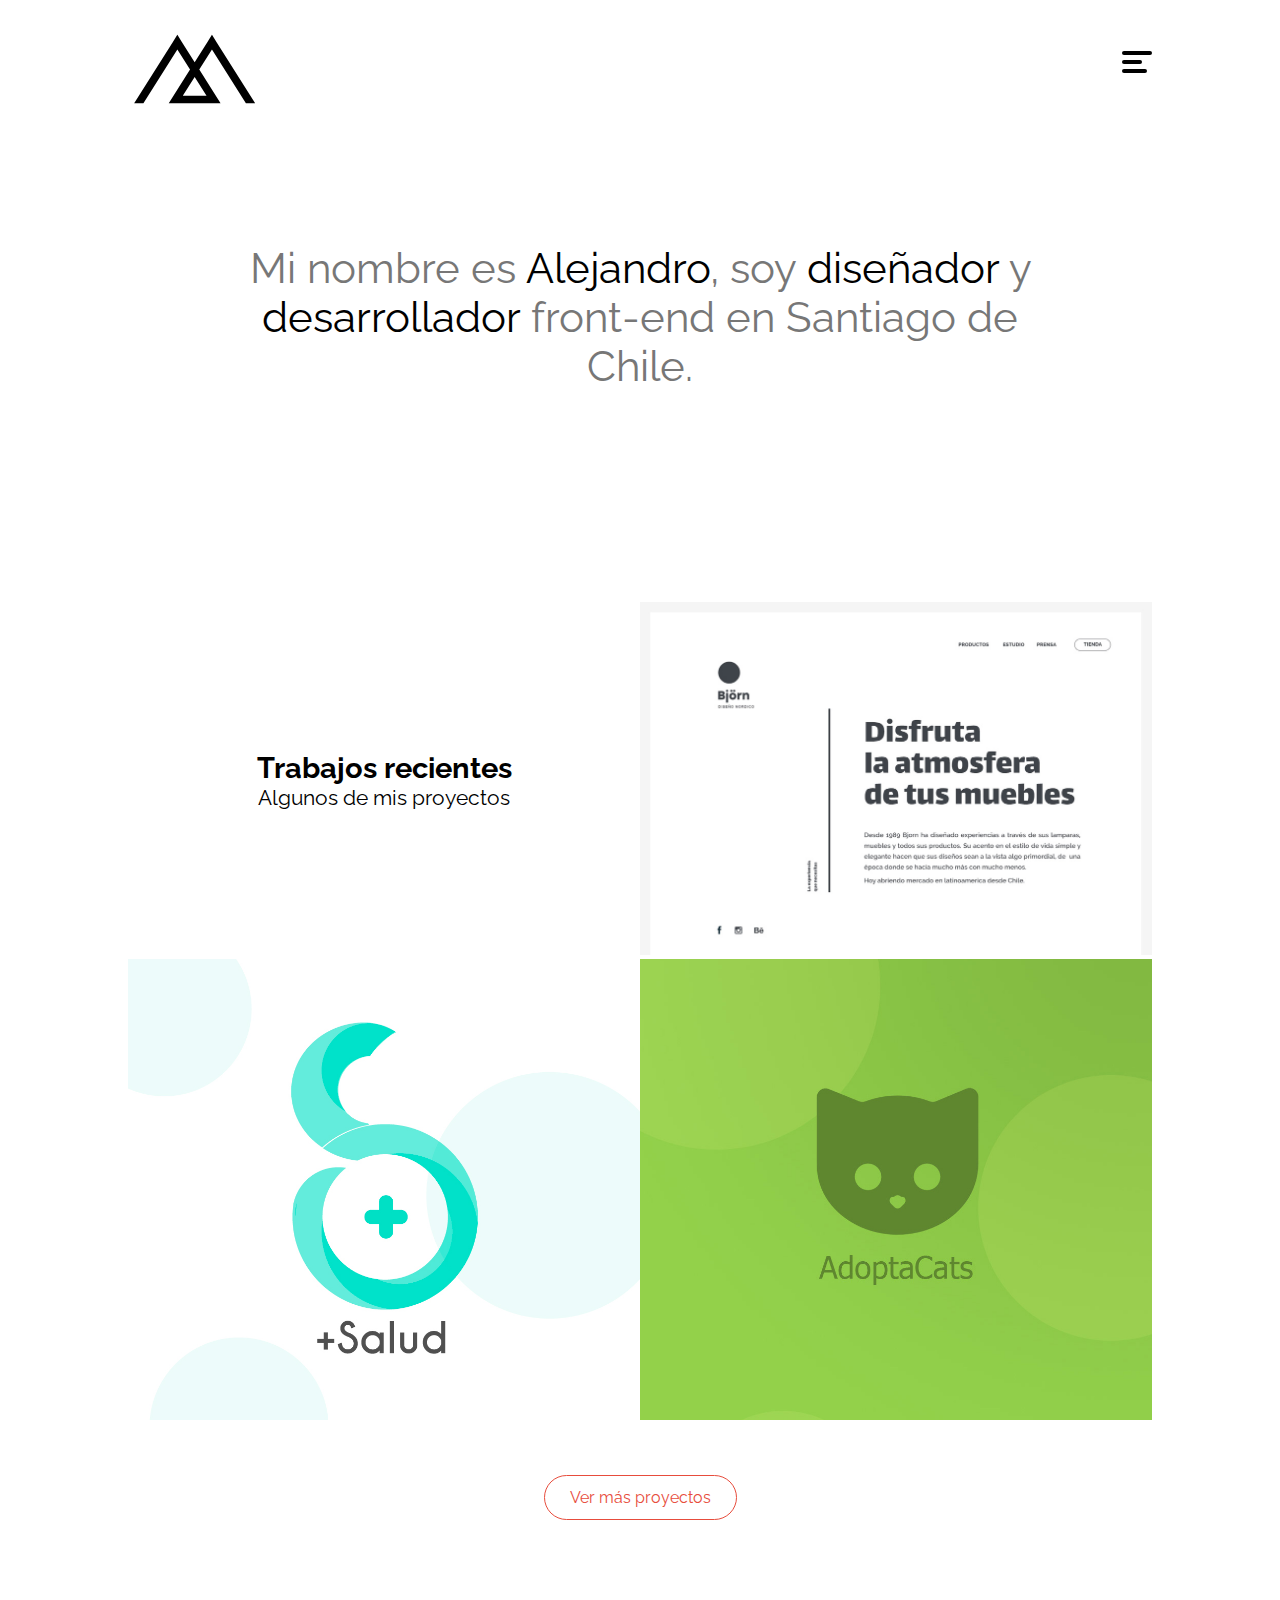
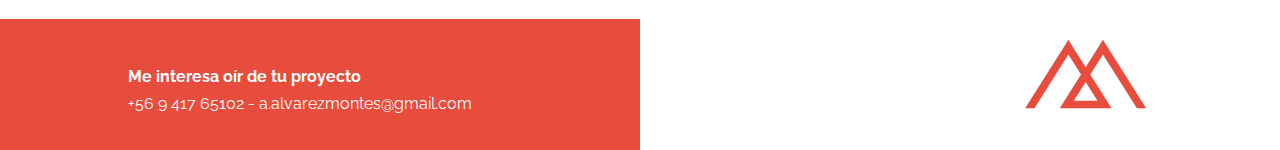
<file: index.html>
<!DOCTYPE html>
<html lang="es">
<head>
	<meta charset="UTF-8">
	<meta name="viewport" content="width=device-width, initial-scale=1, shrink-to-fit=no">
	<title>Alejandro Alvarez - Front end Developer</title>
	<link rel="shortcut icon" href="img/favicon.png">

	<!-- Google Fonts -->
	<link href="https://fonts.googleapis.com/css?family=Raleway:400,500,600,700" rel="stylesheet">

	<!-- Font Awesome -->
	<link rel="stylesheet" href="https://use.fontawesome.com/releases/v5.0.13/css/all.css" integrity="sha384-DNOHZ68U8hZfKXOrtjWvjxusGo9WQnrNx2sqG0tfsghAvtVlRW3tvkXWZh58N9jp" crossorigin="anonymous">


	<!-- Custom Css -->
	<link rel="stylesheet" href="css/master.css">
	
	<!--JQuery-->
	<script src="https://ajax.googleapis.com/ajax/libs/jquery/3.2.1/jquery.min.js"></script>
	<script type="text/javascript" src="js/jquery.js"></script>
	
</head>
<body>
	<section id="navegation" class="navegacion">
			<div class="container">
				<nav class="sec-nav">
					<ul>
						<li><a href="proyectos.html">Proyectos</a></li>
						<li><a href="sobre.html">Informaci&oacute;n</a></li>
						<li><a href="contacto.html">Contacto</a></li>
					</ul>
					<a href="#" class="cerrar-nav" onclick="closeNav()">
						<div class="cuatro"></div>
						<div class="cinco"></div>
					</a>
				</nav>
			</div>
	</section>
	<section class="menu-nav">
		<div class="container">
			<nav class="main-nav">
				<a href="index.html">
					<svg version="1.1" id="Capa_1" xmlns="http://www.w3.org/2000/svg" xmlns:xlink="http://www.w3.org/1999/xlink" x="0px" y="0px"
	 					width="133px" height="79px" viewBox="0 0 133 79" enable-background="new 0 0 133 79" xml:space="preserve">
						<style type="text/css">
							.st0{fill:#000000;}
						</style>
						<path class="st0" d="M117.898,73.334h9.26L88.586,12.156l-4.59-7.407l-0.041,0.064l-0.04-0.064l-4.59,7.407L66.658,32.247L53.991,12.156
							l-4.59-7.407l-0.041,0.064l-0.04-0.064l-4.59,7.407L6.158,73.334h9.26L49.361,19.5L62.028,39.59L40.752,73.334h5.213h4.047h33.291
							h3.657h5.604L71.288,39.59L83.955,19.5L117.898,73.334z M78.533,65.768h-23.75l11.875-18.834L78.533,65.768z"/>
					</svg>
				</a>

				<a href="#" class="nav" onclick="openNav()">
					<div class="one"></div>
					<div class="two"></div>
					<div class="three"></div>
				</a>
			</nav>
		</div>
	</section>

	<section class="main-parrafo">
		<div class="container">
			<h1 class="titulo">Mi nombre es <span>Alejandro</span>, soy <span>diseñador</span> y <span>desarrollador</span> front-end en Santiago de Chile.</h1>
			<div class="links">
				<ul>
					<li><a href="mailto:a.alvarezmontes@gmail.com"><i class="fab fa-google-plus-square fa-3x"></i></a></li>
					<li><a href="http://github.com/aeam88" target="_blank"><i class="fab fa-github-square fa-3x"></i></a></li>
					<li><a href="img/cv2018Sem2.pdf" target="_blank"><i class="fas fa-file-alt fa-3x"></i></a></li>
					<li><a href="https://www.behance.net/aeam" target="_blank"><i class="fab fa-behance-square fa-3x"></i></a></li>
					<li><a href="https://dribbble.com/aeam" target="_blank"><i class="fab fa-dribbble-square fa-3x"></i></a></li>
				</ul>
			</div>
		</div>
	</section>

	<section class="main-content">
		<div class="container">
			<div class="portafolio">
				<div class="row-uno">
					<div class="desc-trabajos">
						<h2>Trabajos recientes</h2>
						<h4>Algunos de mis proyectos</h4>
					</div>
					<div class="proyecto cambio-largo">
						<img src="img/proyectounoVista1.jpg" class="img-responsiva" alt="Proyecto 1">
						<a href="proyectos/proyectouno.html" class="caption">
							<div class="caption-text">
								<h2>Diseño y Maquetado</h2>
								<p>Photoshop, Html5, Css3, JavaScript</p>
							</div>
						</a>
					</div>
				</div>
				<div class="row-dos">
					<div class="proyecto">
						<img src="img/proycincoM.jpg" class="img-responsiva" alt="Proyecto 1">
						<a href="proyectos/proyectocinco.html" class="caption">
							<div class="caption-text">
								<h2>Diseño logotipo</h2>
								<p>Illustrator, Photoshop</p>
							</div>
						</a>
					</div>
					<div class="proyecto">
						<img src="img/proyCuatroM.jpg" class="img-responsiva" alt="Proyecto 1">
						<a href="proyectos/proyectocuatro.html" class="caption">
							<div class="caption-text">
								<h2>Diseño y Desarrollo</h2>
								<p>Photoshop, Flutter, Dart, Firebase</p>
							</div>
						</a>
					</div>
				</div>
			</div>
			<div class="btn-ver-mas">
				<a href="proyectos.html">Ver m&aacute;s proyectos</a>
			</div>
		</div>
	</section>

	<section class="footer">
		<div class="container">
			<footer>
			<div class="col-uno">
				<h4>Me interesa oír de tu proyecto</h4>
				<p>+56 9 417 65102 - a.alvarezmontes@gmail.com</p>
			</div>
			<div class="col-dos">
				<a href="#">
					<svg version="1.1" id="Capa_2" xmlns="http://www.w3.org/2000/svg" xmlns:xlink="http://www.w3.org/1999/xlink" x="0px" y="0px"
	 					width="133px" height="79px" viewBox="0 0 133 79" enable-background="new 0 0 133 79" xml:space="preserve">
						<style type="text/css">
							.st1{fill:#e74c3c;}
						</style>
						<path class="st1" d="M117.898,73.334h9.26L88.586,12.156l-4.59-7.407l-0.041,0.064l-0.04-0.064l-4.59,7.407L66.658,32.247L53.991,12.156
							l-4.59-7.407l-0.041,0.064l-0.04-0.064l-4.59,7.407L6.158,73.334h9.26L49.361,19.5L62.028,39.59L40.752,73.334h5.213h4.047h33.291
							h3.657h5.604L71.288,39.59L83.955,19.5L117.898,73.334z M78.533,65.768h-23.75l11.875-18.834L78.533,65.768z"/>
					</svg>
				</a>
			</div>
			</footer>
		</div>
	</section>
	


	<script>

		function openNav() {
			//document.getElementById("navegation").style.height = "100%";
			$('.navegacion').css("height", "100%");
			$('.navegacion').css("display", "block");
		}

		function closeNav() {
			//document.getElementById("navegation").style.height = "0";
			$('.navegacion').css("height", "0");
			$('.navegacion').css("display", "none");
		}
		
	</script>


</body>
</html>
</file>
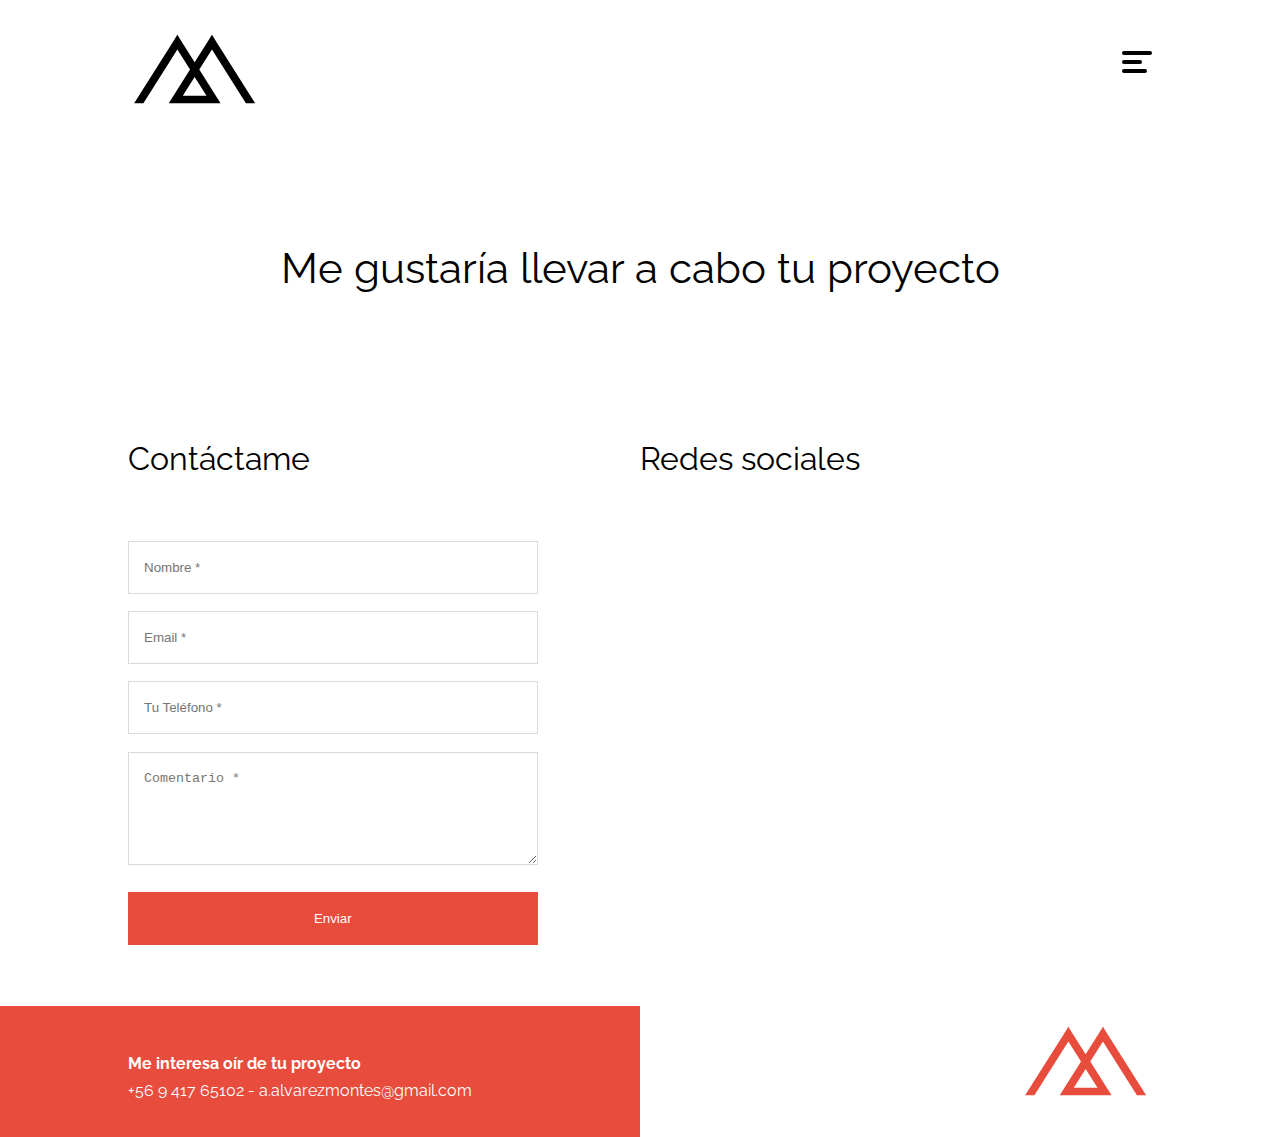
<file: contacto.html>
<!DOCTYPE html>
<html lang="es">
<head>
	<meta charset="UTF-8">
	<meta name="viewport" content="width=device-width, initial-scale=1, shrink-to-fit=no">
	<title>Alejandro Alvarez - Front end Developer</title>
	<link rel="shortcut icon" href="img/favicon.png">

	<!-- Google Fonts -->
	<link href="https://fonts.googleapis.com/css?family=Raleway:400,500,600,700" rel="stylesheet">

	<!-- Font Awesome -->
	<link rel="stylesheet" href="https://use.fontawesome.com/releases/v5.0.13/css/all.css" integrity="sha384-DNOHZ68U8hZfKXOrtjWvjxusGo9WQnrNx2sqG0tfsghAvtVlRW3tvkXWZh58N9jp" crossorigin="anonymous">


	<!-- Custom Css -->
	<link rel="stylesheet" href="css/master.css">
	
	<!--JQuery-->
	<script src="https://ajax.googleapis.com/ajax/libs/jquery/3.2.1/jquery.min.js"></script>
	<script type="text/javascript" src="js/jquery.js"></script>
	
</head>
<body>
	<section id="navegation" class="navegacion">
			<div class="container">
				<nav class="sec-nav">
					<ul>
						<li><a href="proyectos.html">Proyectos</a></li>
						<li><a href="sobre.html">Informaci&oacute;n</a></li>
						<li><a href="contacto.html">Contacto</a></li>
					</ul>
					<a href="#" class="cerrar-nav" onclick="closeNav()">
						<div class="cuatro"></div>
						<div class="cinco"></div>
					</a>
				</nav>
			</div>
	</section>
	<section class="menu-nav">
		<div class="container">
			<nav class="main-nav">
				<a href="index.html">
					<svg version="1.1" id="Capa_1" xmlns="http://www.w3.org/2000/svg" xmlns:xlink="http://www.w3.org/1999/xlink" x="0px" y="0px"
	 					width="133px" height="79px" viewBox="0 0 133 79" enable-background="new 0 0 133 79" xml:space="preserve">
						<style type="text/css">
							.st0{fill:#000000;}
						</style>
						<path class="st0" d="M117.898,73.334h9.26L88.586,12.156l-4.59-7.407l-0.041,0.064l-0.04-0.064l-4.59,7.407L66.658,32.247L53.991,12.156
							l-4.59-7.407l-0.041,0.064l-0.04-0.064l-4.59,7.407L6.158,73.334h9.26L49.361,19.5L62.028,39.59L40.752,73.334h5.213h4.047h33.291
							h3.657h5.604L71.288,39.59L83.955,19.5L117.898,73.334z M78.533,65.768h-23.75l11.875-18.834L78.533,65.768z"/>
					</svg>
				</a>

				<a href="#" class="nav" onclick="openNav()">
					<div class="one"></div>
					<div class="two"></div>
					<div class="three"></div>
				</a>
			</nav>
		</div>
	</section>

	<section class="main-parrafo-proyectos">
		<div class="container">
			<h1 class="titulo"><span>Me gustaría llevar a cabo tu proyecto</span></h1>
		</div>
	</section>

	<section class="main-content">
		<div class="container">
			<div class="portafolio">
				<div class="row-dos">
					<div class="formulario">
						<h3>Contáctame</h3>
						<form name="sentMessage" id="contactForm" novalidate>
							<div id="success"></div>
			                <div class="style-1"> <!-- Your name input -->
			                    <input type="text" autocomplete="off" placeholder="Nombre *" id="name" required data-validation-required-message="Por favor ingresa tu nombre.">
			                    <p class="help-block text-danger"></p>
			                </div> 
			                <div class="style-1"> <!-- Your email input -->
			                    <input type="email" autocomplete="off" placeholder="Email *" id="email" required data-validation-required-message="Por favor ingresa email.">                  
			                    <p class="help-block text-danger"></p>
			                </div>
			                <div class="style-1"> <!-- Your phone no. input -->
			                    <input type="text" autocomplete="off" placeholder="Tu Teléfono *" id="phone" required data-validation-required-message="Por favor ingresa tu número de teléfono.">
			                    <p class="help-block text-danger"></p>
			                </div>
			                <div class="style-1"> <!-- Your message input -->
			                    <textarea class="estilo-area" rows="5" placeholder="Comentario *" id="message" required data-validation-required-message="Por favor ingresa un comentario."></textarea>
			                    <p class="help-block text-danger"></p>
			                </div>
			                <button type="submit" class="btn_submit_contacto">Enviar</button> 
			            </form>
					</div>
					<div class="redes-sociales">
						<h3>Redes sociales</h3>
						<ul>
							<li><a href="https://twitter.com/aeam"><i class="fab fa-twitter-square fa-3x"></i></a></li>
							<li><a href="https://www.instagram.com/alejandro.alvarez.m/"><i class="fab fa-instagram fa-3x"></i></a></li>
							<li><a href="https://www.pinterest.cl/aalvarez/"><i class="fab fa-pinterest-square fa-3x"></i></a></li>
						</ul>
					</div>
				</div>
				
			</div>
			<!--<div class="btn-ver-mas">
				<a href="#">Ver m&aacute;s proyectos</a>
			</div>-->
		</div>
	</section>

	<section class="footer">
		<div class="container">
			<footer>
			<div class="col-uno">
				<h4>Me interesa oír de tu proyecto</h4>
				<p>+56 9 417 65102 - a.alvarezmontes@gmail.com</p>
			</div>
			<div class="col-dos">
				<a href="#">
					<svg version="1.1" id="Capa_2" xmlns="http://www.w3.org/2000/svg" xmlns:xlink="http://www.w3.org/1999/xlink" x="0px" y="0px"
	 					width="133px" height="79px" viewBox="0 0 133 79" enable-background="new 0 0 133 79" xml:space="preserve">
						<style type="text/css">
							.st1{fill:#e74c3c;}
						</style>
						<path class="st1" d="M117.898,73.334h9.26L88.586,12.156l-4.59-7.407l-0.041,0.064l-0.04-0.064l-4.59,7.407L66.658,32.247L53.991,12.156
							l-4.59-7.407l-0.041,0.064l-0.04-0.064l-4.59,7.407L6.158,73.334h9.26L49.361,19.5L62.028,39.59L40.752,73.334h5.213h4.047h33.291
							h3.657h5.604L71.288,39.59L83.955,19.5L117.898,73.334z M78.533,65.768h-23.75l11.875-18.834L78.533,65.768z"/>
					</svg>
				</a>
			</div>
			</footer>
		</div>
	</section>

	<!-- Contacto formulario -->
    <script type="text/javascript" src="js/jqBootstrapValidation.js"></script>
    <script type="text/javascript" src="js/contact.js"></script>
	


	<script>

		function openNav() {
			//document.getElementById("navegation").style.height = "100%";
			$('.navegacion').css("height", "100%");
			$('.navegacion').css("display", "block");
		}

		function closeNav() {
			//document.getElementById("navegation").style.height = "0";
			$('.navegacion').css("height", "0");
			$('.navegacion').css("display", "none");
		}
		
	</script>


</body>
</html>
</file>
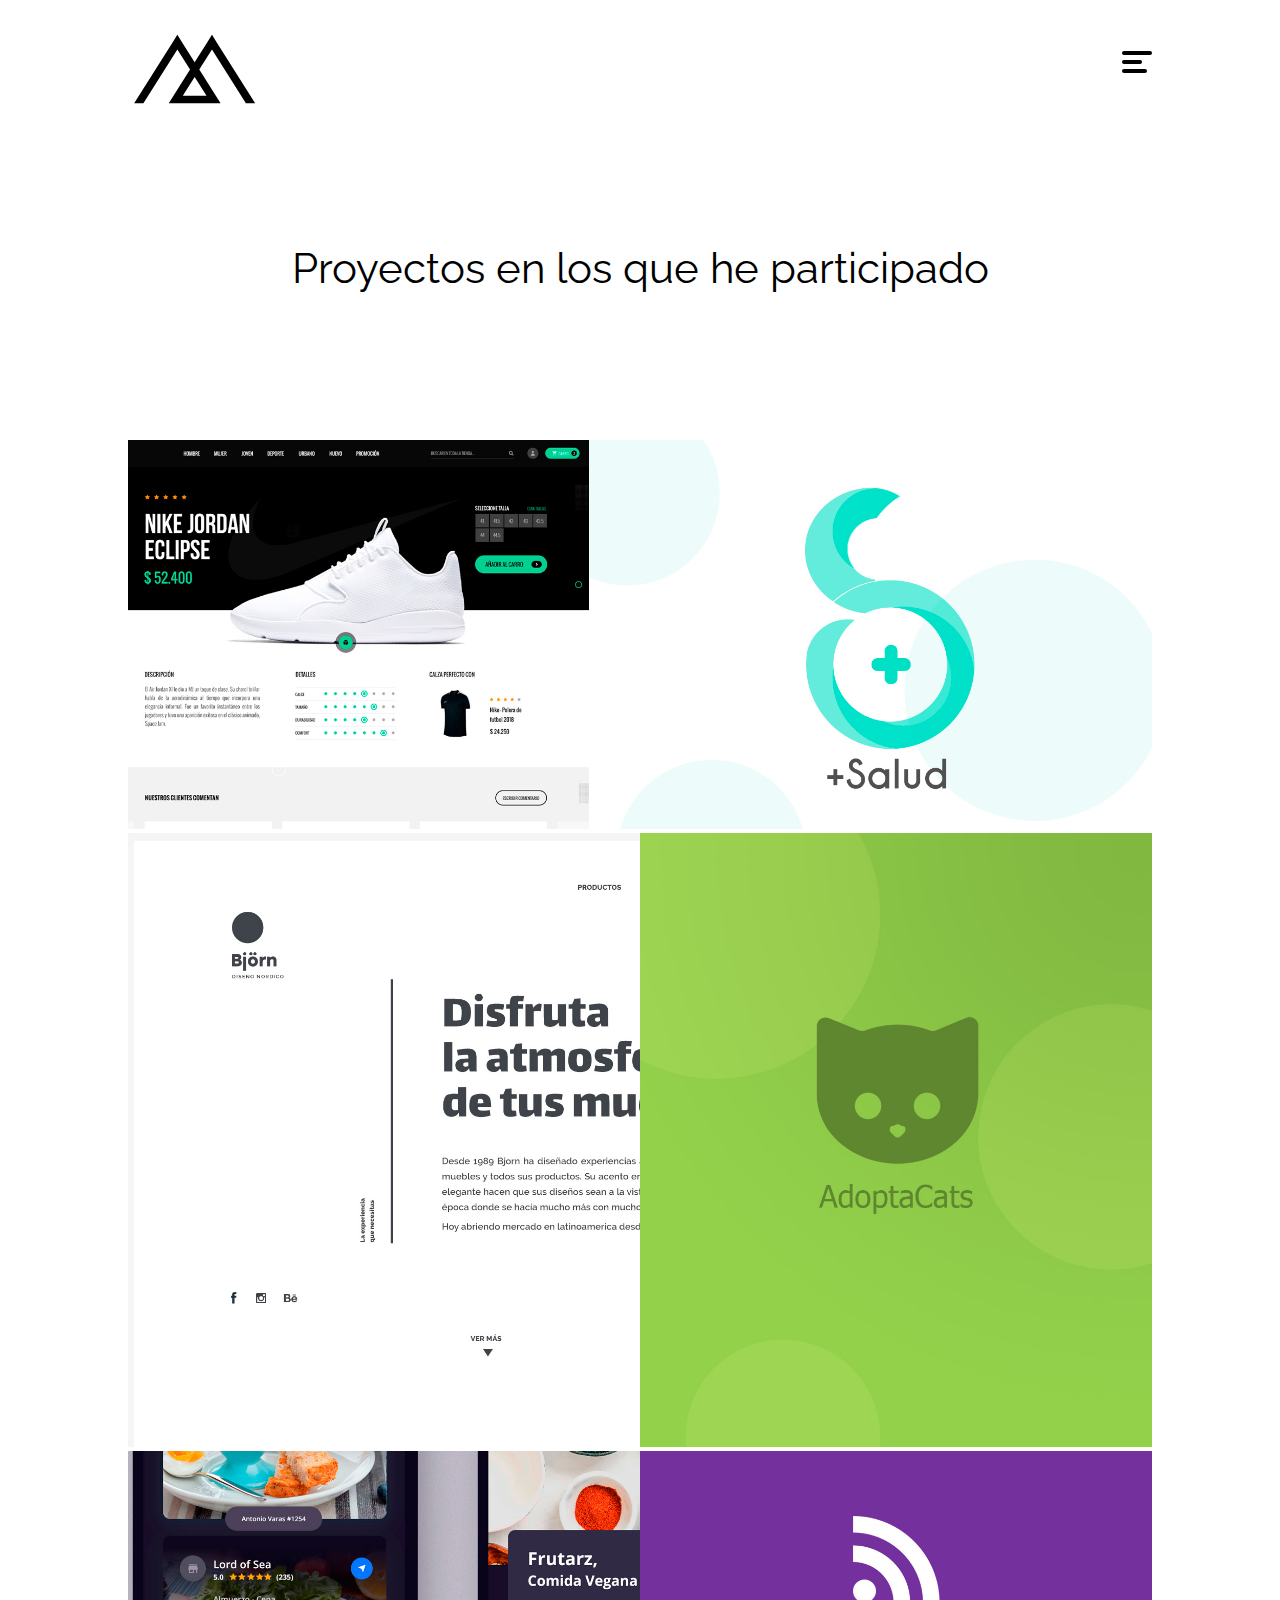
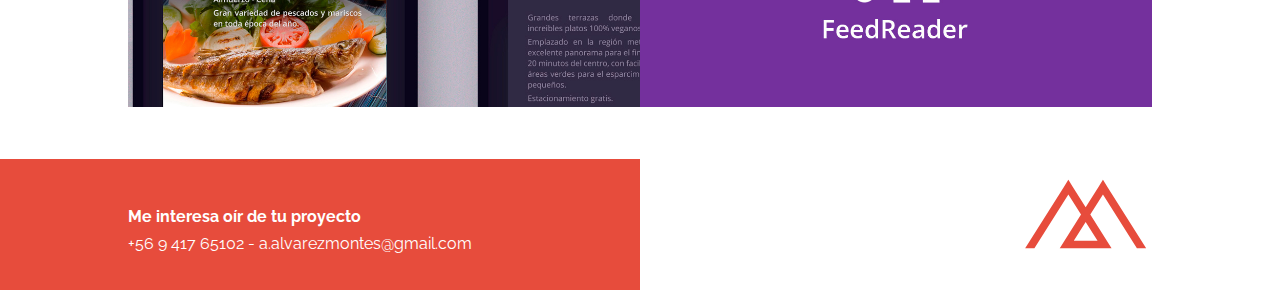
<file: proyectos.html>
<!DOCTYPE html>
<html lang="es">
<head>
	<meta charset="UTF-8">
	<meta name="viewport" content="width=device-width, initial-scale=1, shrink-to-fit=no">
	<title>Alejandro Alvarez - Front end Developer</title>
	<link rel="shortcut icon" href="img/favicon.png">

	<!-- Google Fonts -->
	<link href="https://fonts.googleapis.com/css?family=Raleway:400,500,600,700" rel="stylesheet">

	<!-- Font Awesome -->
	<link rel="stylesheet" href="https://use.fontawesome.com/releases/v5.0.13/css/all.css" integrity="sha384-DNOHZ68U8hZfKXOrtjWvjxusGo9WQnrNx2sqG0tfsghAvtVlRW3tvkXWZh58N9jp" crossorigin="anonymous">


	<!-- Custom Css -->
	<link rel="stylesheet" href="css/master.css">
	
	<!--JQuery-->
	<script src="https://ajax.googleapis.com/ajax/libs/jquery/3.2.1/jquery.min.js"></script>
	<script type="text/javascript" src="js/jquery.js"></script>
	
</head>
<body>
	<section id="navegation" class="navegacion">
			<div class="container">
				<nav class="sec-nav">
					<ul>
						<li><a href="proyectos.html">Proyectos</a></li>
						<li><a href="sobre.html">Informaci&oacute;n</a></li>
						<li><a href="contacto.html">Contacto</a></li>
					</ul>
					<a href="#" class="cerrar-nav" onclick="closeNav()">
						<div class="cuatro"></div>
						<div class="cinco"></div>
					</a>
				</nav>
			</div>
	</section>
	<section class="menu-nav">
		<div class="container">
			<nav class="main-nav">
				<a href="index.html">
					<svg version="1.1" id="Capa_1" xmlns="http://www.w3.org/2000/svg" xmlns:xlink="http://www.w3.org/1999/xlink" x="0px" y="0px"
	 					width="133px" height="79px" viewBox="0 0 133 79" enable-background="new 0 0 133 79" xml:space="preserve">
						<style type="text/css">
							.st0{fill:#000000;}
						</style>
						<path class="st0" d="M117.898,73.334h9.26L88.586,12.156l-4.59-7.407l-0.041,0.064l-0.04-0.064l-4.59,7.407L66.658,32.247L53.991,12.156
							l-4.59-7.407l-0.041,0.064l-0.04-0.064l-4.59,7.407L6.158,73.334h9.26L49.361,19.5L62.028,39.59L40.752,73.334h5.213h4.047h33.291
							h3.657h5.604L71.288,39.59L83.955,19.5L117.898,73.334z M78.533,65.768h-23.75l11.875-18.834L78.533,65.768z"/>
					</svg>
				</a>

				<a href="#" class="nav" onclick="openNav()">
					<div class="one"></div>
					<div class="two"></div>
					<div class="three"></div>
				</a>
			</nav>
		</div>
	</section>

	<section class="main-parrafo-proyectos">
		<div class="container">
			<h1 class="titulo"><span>Proyectos en los que he participado</span></h1>
		</div>
	</section>

	<section class="main-content">
		<div class="container">
			<div class="portafolio">
				<div class="row-uno">
					<div class="proyecto">
						<img src="img/proyectoDosF.jpg" class="img-responsiva" alt="Proyecto 1">
						<a href="proyectos/proyectotres.html" class="caption">
							<div class="caption-text">
								<h2>Diseño y Maquetado</h2>
								<p>Photoshop, Html5, Css3, JavaScript</p>
							</div>
						</a>
					</div>
					<div class="proyecto cambio-largo2">
						<img src="img/proycincoFolio.jpg" class="img-responsiva" alt="Proyecto 1">
						<a href="proyectos/proyectocinco.html" class="caption">
							<div class="caption-text">
								<h2>Diseño logotipo</h2>
								<p>Illustrator, Photoshop</p>
							</div>
						</a>
					</div>
				</div>
				<div class="row-dos">
					<div class="proyecto">
						<img src="img/proyectoTres.jpg" class="img-responsiva" alt="Proyecto 1">
						<a href="proyectos/proyectouno.html" class="caption">
							<div class="caption-text">
								<h2>Diseño y Maquetado</h2>
								<p>Photoshop, Html5, Css3, JavaScript</p>
							</div>
						</a>
					</div>
					<div class="proyecto">
						<img src="img/proyectoCuatro.jpg" class="img-responsiva" alt="Proyecto 1">
						<a href="proyectos/proyectocuatro.html" class="caption">
							<div class="caption-text">
								<h2>Diseño y Desarrollo</h2>
								<p>Photoshop, Flutter, Dart, Firebase</p>
							</div>
						</a>
					</div>
				</div>
				<div class="row-dos">
					<div class="proyecto">
						<img src="img/proyUnoMFinal.jpg" class="img-responsiva" alt="Proyecto 1">
						<a href="proyectos/proyectodos.html" class="caption">
							<div class="caption-text">
								<h2>Diseño y Mockup</h2>
								<p>Adobe XD, Photoshop</p>
							</div>
						</a>
					</div>
					<div class="proyecto">
						<img src="img/proyectoSeis.jpg" class="img-responsiva" alt="Proyecto 1">
						<a href="proyectos/proyectoseis.html" class="caption">
							<div class="caption-text">
								<h2>Diseño y Desarrollo</h2>
								<p>Ionic 3, Firebase, TypeScript</p>
							</div>
						</a>
					</div>
				</div>
			</div>
			<!--<div class="btn-ver-mas">
				<a href="#">Ver m&aacute;s proyectos</a>
			</div>-->
		</div>
	</section>

	<section class="footer">
		<div class="container">
			<footer>
			<div class="col-uno">
				<h4>Me interesa oír de tu proyecto</h4>
				<p>+56 9 417 65102 - a.alvarezmontes@gmail.com</p>
			</div>
			<div class="col-dos">
				<a href="#">
					<svg version="1.1" id="Capa_2" xmlns="http://www.w3.org/2000/svg" xmlns:xlink="http://www.w3.org/1999/xlink" x="0px" y="0px"
	 					width="133px" height="79px" viewBox="0 0 133 79" enable-background="new 0 0 133 79" xml:space="preserve">
						<style type="text/css">
							.st1{fill:#e74c3c;}
						</style>
						<path class="st1" d="M117.898,73.334h9.26L88.586,12.156l-4.59-7.407l-0.041,0.064l-0.04-0.064l-4.59,7.407L66.658,32.247L53.991,12.156
							l-4.59-7.407l-0.041,0.064l-0.04-0.064l-4.59,7.407L6.158,73.334h9.26L49.361,19.5L62.028,39.59L40.752,73.334h5.213h4.047h33.291
							h3.657h5.604L71.288,39.59L83.955,19.5L117.898,73.334z M78.533,65.768h-23.75l11.875-18.834L78.533,65.768z"/>
					</svg>
				</a>
			</div>
			</footer>
		</div>
	</section>
	


	<script>

		function openNav() {
			//document.getElementById("navegation").style.height = "100%";
			$('.navegacion').css("height", "100%");
			$('.navegacion').css("display", "block");
		}

		function closeNav() {
			//document.getElementById("navegation").style.height = "0";
			$('.navegacion').css("height", "0");
			$('.navegacion').css("display", "none");
		}
		
	</script>


</body>
</html>
</file>
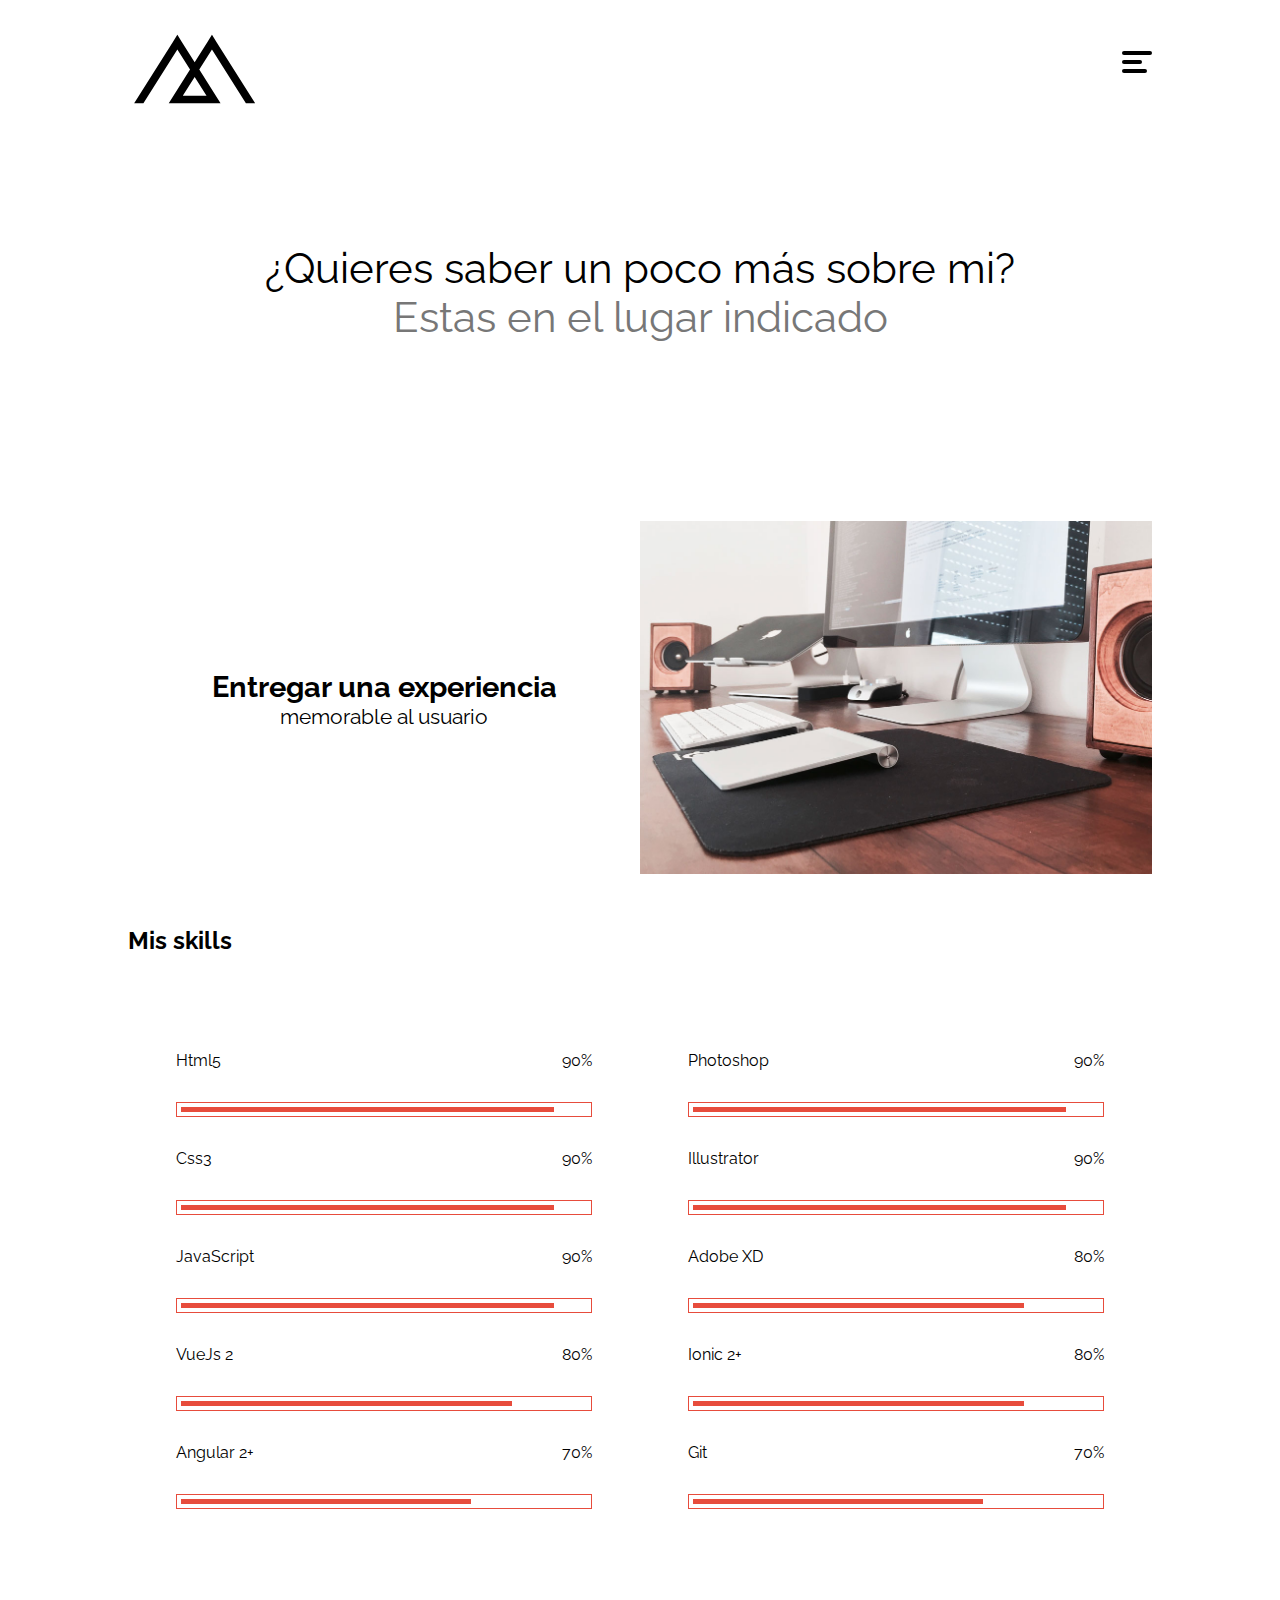
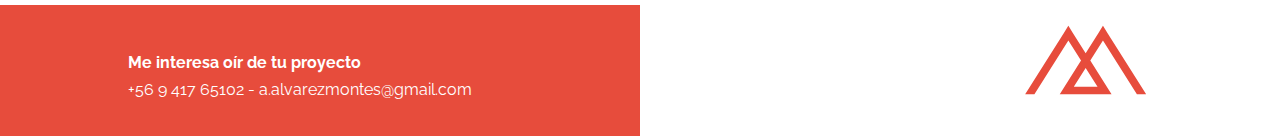
<file: sobre.html>
<!DOCTYPE html>
<html lang="es">
<head>
	<meta charset="UTF-8">
	<meta name="viewport" content="width=device-width, initial-scale=1, shrink-to-fit=no">
	<title>Alejandro Alvarez - Front end Developer</title>
	<link rel="shortcut icon" href="img/favicon.png">

	<!-- Google Fonts -->
	<link href="https://fonts.googleapis.com/css?family=Raleway:400,500,600,700" rel="stylesheet">

	<!-- Font Awesome -->
	<link rel="stylesheet" href="https://use.fontawesome.com/releases/v5.0.13/css/all.css" integrity="sha384-DNOHZ68U8hZfKXOrtjWvjxusGo9WQnrNx2sqG0tfsghAvtVlRW3tvkXWZh58N9jp" crossorigin="anonymous">


	<!-- Custom Css -->
	<link rel="stylesheet" href="css/master.css">
	
	<!--JQuery-->
	<script src="https://ajax.googleapis.com/ajax/libs/jquery/3.2.1/jquery.min.js"></script>
	<script type="text/javascript" src="js/jquery.js"></script>
	
</head>
<body>
	<section id="navegation" class="navegacion">
			<div class="container">
				<nav class="sec-nav">
					<ul>
						<li><a href="proyectos.html">Proyectos</a></li>
						<li><a href="sobre.html">Informaci&oacute;n</a></li>
						<li><a href="contacto.html">Contacto</a></li>
					</ul>
					<a href="#" class="cerrar-nav" onclick="closeNav()">
						<div class="cuatro"></div>
						<div class="cinco"></div>
					</a>
				</nav>
			</div>
	</section>
	<section class="menu-nav">
		<div class="container">
			<nav class="main-nav">
				<a href="index.html">
					<svg version="1.1" id="Capa_1" xmlns="http://www.w3.org/2000/svg" xmlns:xlink="http://www.w3.org/1999/xlink" x="0px" y="0px"
	 					width="133px" height="79px" viewBox="0 0 133 79" enable-background="new 0 0 133 79" xml:space="preserve">
						<style type="text/css">
							.st0{fill:#000000;}
						</style>
						<path class="st0" d="M117.898,73.334h9.26L88.586,12.156l-4.59-7.407l-0.041,0.064l-0.04-0.064l-4.59,7.407L66.658,32.247L53.991,12.156
							l-4.59-7.407l-0.041,0.064l-0.04-0.064l-4.59,7.407L6.158,73.334h9.26L49.361,19.5L62.028,39.59L40.752,73.334h5.213h4.047h33.291
							h3.657h5.604L71.288,39.59L83.955,19.5L117.898,73.334z M78.533,65.768h-23.75l11.875-18.834L78.533,65.768z"/>
					</svg>
				</a>

				<a href="#" class="nav" onclick="openNav()">
					<div class="one"></div>
					<div class="two"></div>
					<div class="three"></div>
				</a>
			</nav>
		</div>
	</section>

	<section class="main-parrafo">
		<div class="container">
			<h1 class="titulo"><span>¿Quieres saber un poco más sobre mi?</span> Estas en el lugar indicado</h1>
		</div>
	</section>

	<section class="main-content">
		<div class="container">
			<div class="portafolio">
				<div class="row-uno">
					<div class="desc-trabajos">
						<h2>Entregar una experiencia</h2>
						<h4>memorable al usuario</h4>
					</div>
					<div class="proyecto cambio-largo">
						<a href="#" class="relaimg">
							<img src="img/midesk.jpg" class="img-responsiva" alt="Proyecto 1">
						</a>
					</div>
				</div>
				<div class="row-tres">
					<h2>Mis skills</h2>
					<div class="skill-section">
						<div class="contenedor-skills">
							<div class="skillBox">
								<p>Html5</p>
								<p>90%</p>
							</div>
							<div class="skill">
								<div class="skill_level"></div>
							</div>
							<div class="skillBox">
								<p>Css3</p>
								<p>90%</p>
							</div>
							<div class="skill">
								<div class="skill_level"></div>
							</div>
							<div class="skillBox">
								<p>JavaScript</p>
								<p>90%</p>
							</div>
							<div class="skill">
								<div class="skill_level"></div>
							</div>
							<div class="skillBox">
								<p>VueJs 2</p>
								<p>80%</p>
							</div>
							<div class="skill">
								<div class="skill_level2"></div>
							</div>
							<div class="skillBox">
								<p>Angular 2+</p>
								<p>70%</p>
							</div>
							<div class="skill">
								<div class="skill_level3"></div>
							</div>
						</div>

						<div class="contenedor-skills2">
							<div class="skillBox">
								<p>Photoshop</p>
								<p>90%</p>
							</div>
							<div class="skill">
								<div class="skill_level"></div>
							</div>
							<div class="skillBox">
								<p>Illustrator</p>
								<p>90%</p>
							</div>
							<div class="skill">
								<div class="skill_level"></div>
							</div>
							<div class="skillBox">
								<p>Adobe XD</p>
								<p>80%</p>
							</div>
							<div class="skill">
								<div class="skill_level2"></div>
							</div>
							<div class="skillBox">
								<p>Ionic 2+</p>
								<p>80%</p>
							</div>
							<div class="skill">
								<div class="skill_level2"></div>
							</div>
							<div class="skillBox">
								<p>Git</p>
								<p>70%</p>
							</div>
							<div class="skill">
								<div class="skill_level3"></div>
							</div>
						</div>
					</div>
				</div>
			</div>
		</div>
	</section>

	<section class="footer">
		<div class="container">
			<footer>
			<div class="col-uno">
				<h4>Me interesa oír de tu proyecto</h4>
				<p>+56 9 417 65102 - a.alvarezmontes@gmail.com</p>
			</div>
			<div class="col-dos">
				<a href="#">
					<svg version="1.1" id="Capa_2" xmlns="http://www.w3.org/2000/svg" xmlns:xlink="http://www.w3.org/1999/xlink" x="0px" y="0px"
	 					width="133px" height="79px" viewBox="0 0 133 79" enable-background="new 0 0 133 79" xml:space="preserve">
						<style type="text/css">
							.st1{fill:#e74c3c;}
						</style>
						<path class="st1" d="M117.898,73.334h9.26L88.586,12.156l-4.59-7.407l-0.041,0.064l-0.04-0.064l-4.59,7.407L66.658,32.247L53.991,12.156
							l-4.59-7.407l-0.041,0.064l-0.04-0.064l-4.59,7.407L6.158,73.334h9.26L49.361,19.5L62.028,39.59L40.752,73.334h5.213h4.047h33.291
							h3.657h5.604L71.288,39.59L83.955,19.5L117.898,73.334z M78.533,65.768h-23.75l11.875-18.834L78.533,65.768z"/>
					</svg>
				</a>
			</div>
			</footer>
		</div>
	</section>
	


	<script>

		function openNav() {
			//document.getElementById("navegation").style.height = "100%";
			$('.navegacion').css("height", "100%");
			$('.navegacion').css("display", "block");
		}

		function closeNav() {
			//document.getElementById("navegation").style.height = "0";
			$('.navegacion').css("height", "0");
			$('.navegacion').css("display", "none");
		}
		
	</script>


</body>
</html>
</file>
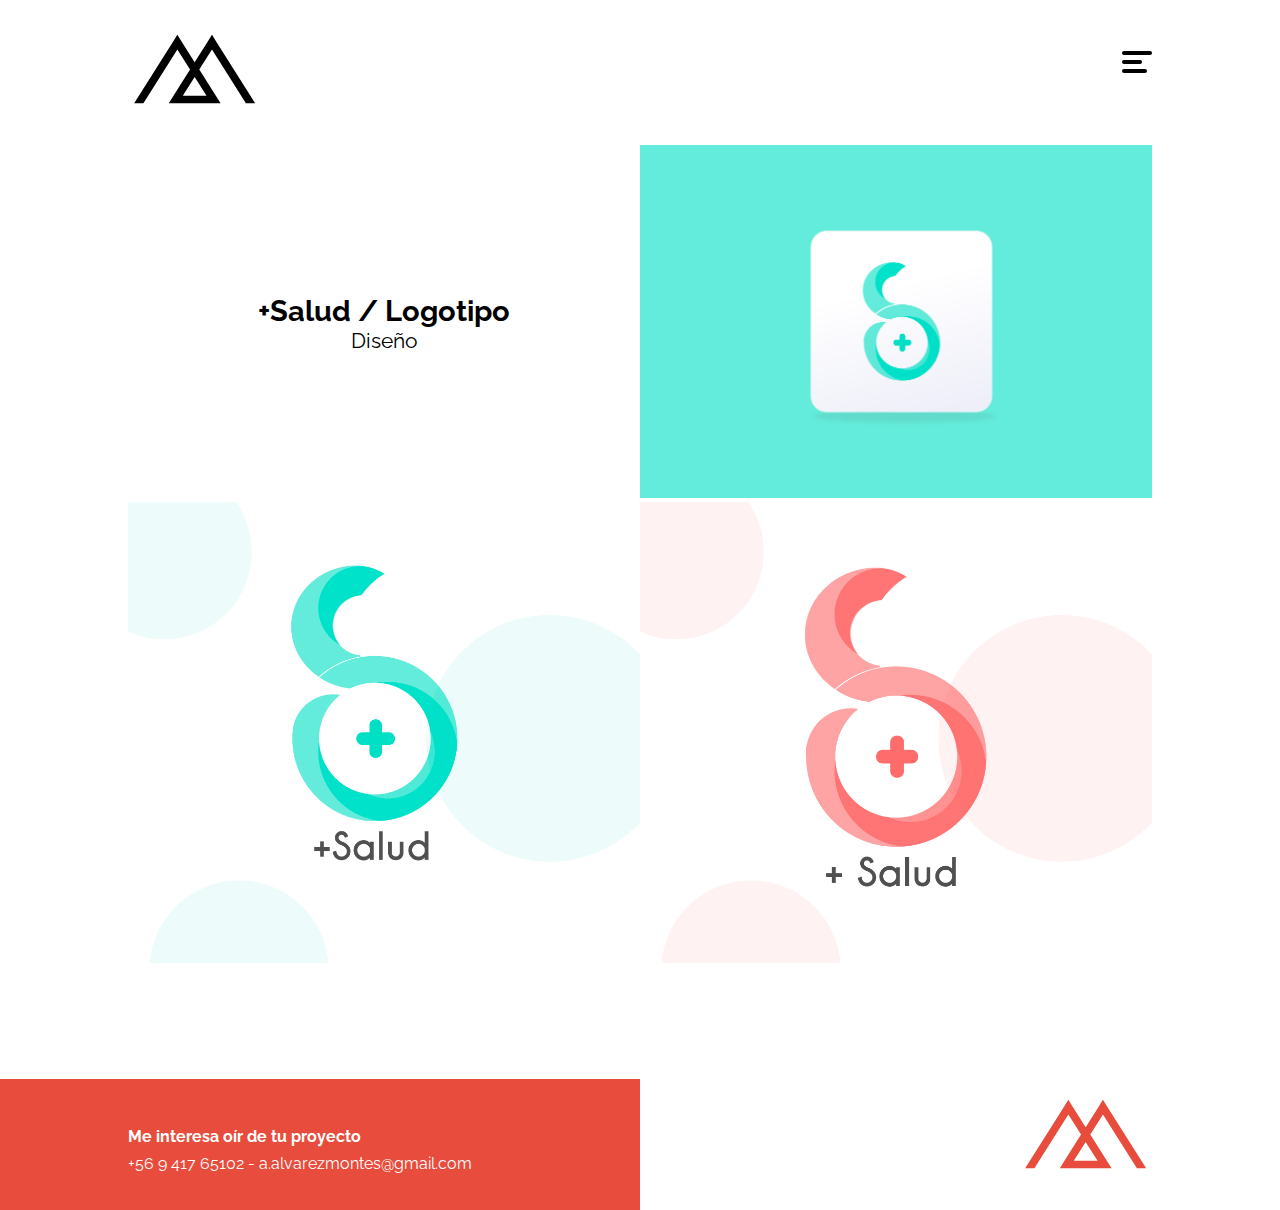
<file: proyectos/proyectocinco.html>
<!DOCTYPE html>
<html lang="es">
<head>
	<meta charset="UTF-8">
	<meta name="viewport" content="width=device-width, initial-scale=1, shrink-to-fit=no">
	<title>Alejandro Alvarez - Front end Developer</title>
	<link rel="shortcut icon" href="../img/favicon.png">

	<!-- Google Fonts -->
	<link href="https://fonts.googleapis.com/css?family=Raleway:400,500,600,700" rel="stylesheet">

	<!-- Font Awesome -->
	<link rel="stylesheet" href="https://use.fontawesome.com/releases/v5.0.13/css/all.css" integrity="sha384-DNOHZ68U8hZfKXOrtjWvjxusGo9WQnrNx2sqG0tfsghAvtVlRW3tvkXWZh58N9jp" crossorigin="anonymous">


	<!-- Custom Css -->
	<link rel="stylesheet" href="../css/master.css">
	
	<!--JQuery-->
	<script src="https://ajax.googleapis.com/ajax/libs/jquery/3.2.1/jquery.min.js"></script>
	<script type="text/javascript" src="../js/jquery.js"></script>
	
</head>
<body>
	<section id="navegation" class="navegacion">
			<div class="container">
				<nav class="sec-nav">
					<ul>
						<li><a href="../proyectos.html">Proyectos</a></li>
						<li><a href="../sobre.html">Informaci&oacute;n</a></li>
						<li><a href="../contacto.html">Contacto</a></li>
					</ul>
					<a href="#" class="cerrar-nav" onclick="closeNav()">
						<div class="cuatro"></div>
						<div class="cinco"></div>
					</a>
				</nav>
			</div>
	</section>
	<section class="menu-nav">
		<div class="container">
			<nav class="main-nav">
				<a href="../index.html">
					<svg version="1.1" id="Capa_1" xmlns="http://www.w3.org/2000/svg" xmlns:xlink="http://www.w3.org/1999/xlink" x="0px" y="0px"
	 					width="133px" height="79px" viewBox="0 0 133 79" enable-background="new 0 0 133 79" xml:space="preserve">
						<style type="text/css">
							.st0{fill:#000000;}
						</style>
						<path class="st0" d="M117.898,73.334h9.26L88.586,12.156l-4.59-7.407l-0.041,0.064l-0.04-0.064l-4.59,7.407L66.658,32.247L53.991,12.156
							l-4.59-7.407l-0.041,0.064l-0.04-0.064l-4.59,7.407L6.158,73.334h9.26L49.361,19.5L62.028,39.59L40.752,73.334h5.213h4.047h33.291
							h3.657h5.604L71.288,39.59L83.955,19.5L117.898,73.334z M78.533,65.768h-23.75l11.875-18.834L78.533,65.768z"/>
					</svg>
				</a>

				<a href="#" class="nav" onclick="openNav()">
					<div class="one"></div>
					<div class="two"></div>
					<div class="three"></div>
				</a>
			</nav>
		</div>
	</section>

	<section class="main-content">
		<div class="container">
			<div class="portafolio mt-proyecto">
				<div class="row-uno">
					<div class="desc-trabajos">
						<h2>+Salud / Logotipo</h2>
						<h4>Diseño</h4>
					</div>
					<div class="proyecto cambio-largo">
						<img src="../img/proyectocincoVista1.jpg" class="img-responsiva" alt="Proyecto 1">
					</div>
				</div>
				<div class="row-dos">
					<div class="proyecto">
						<img src="../img/proyectocincoVista2.jpg" class="img-responsiva" alt="Proyecto 1">
					</div>
					<div class="proyecto">
						<img src="../img/proyectocincoVista3.jpg" class="img-responsiva" alt="Proyecto 1">
					</div>
				</div>
			</div>
			<div class="btn-ver-mas">
				<!--<a href="proyectos.html">Ver proyecto online</a>-->
			</div>
		</div>
	</section>

	<section class="footer">
		<div class="container">
			<footer>
			<div class="col-uno">
				<h4>Me interesa oír de tu proyecto</h4>
				<p>+56 9 417 65102 - a.alvarezmontes@gmail.com</p>
			</div>
			<div class="col-dos">
				<a href="#">
					<svg version="1.1" id="Capa_2" xmlns="http://www.w3.org/2000/svg" xmlns:xlink="http://www.w3.org/1999/xlink" x="0px" y="0px"
	 					width="133px" height="79px" viewBox="0 0 133 79" enable-background="new 0 0 133 79" xml:space="preserve">
						<style type="text/css">
							.st1{fill:#e74c3c;}
						</style>
						<path class="st1" d="M117.898,73.334h9.26L88.586,12.156l-4.59-7.407l-0.041,0.064l-0.04-0.064l-4.59,7.407L66.658,32.247L53.991,12.156
							l-4.59-7.407l-0.041,0.064l-0.04-0.064l-4.59,7.407L6.158,73.334h9.26L49.361,19.5L62.028,39.59L40.752,73.334h5.213h4.047h33.291
							h3.657h5.604L71.288,39.59L83.955,19.5L117.898,73.334z M78.533,65.768h-23.75l11.875-18.834L78.533,65.768z"/>
					</svg>
				</a>
			</div>
			</footer>
		</div>
	</section>
	


	<script>

		function openNav() {
			//document.getElementById("navegation").style.height = "100%";
			$('.navegacion').css("height", "100%");
			$('.navegacion').css("display", "block");
		}

		function closeNav() {
			//document.getElementById("navegation").style.height = "0";
			$('.navegacion').css("height", "0");
			$('.navegacion').css("display", "none");
		}
		
	</script>


</body>
</html>
</file>
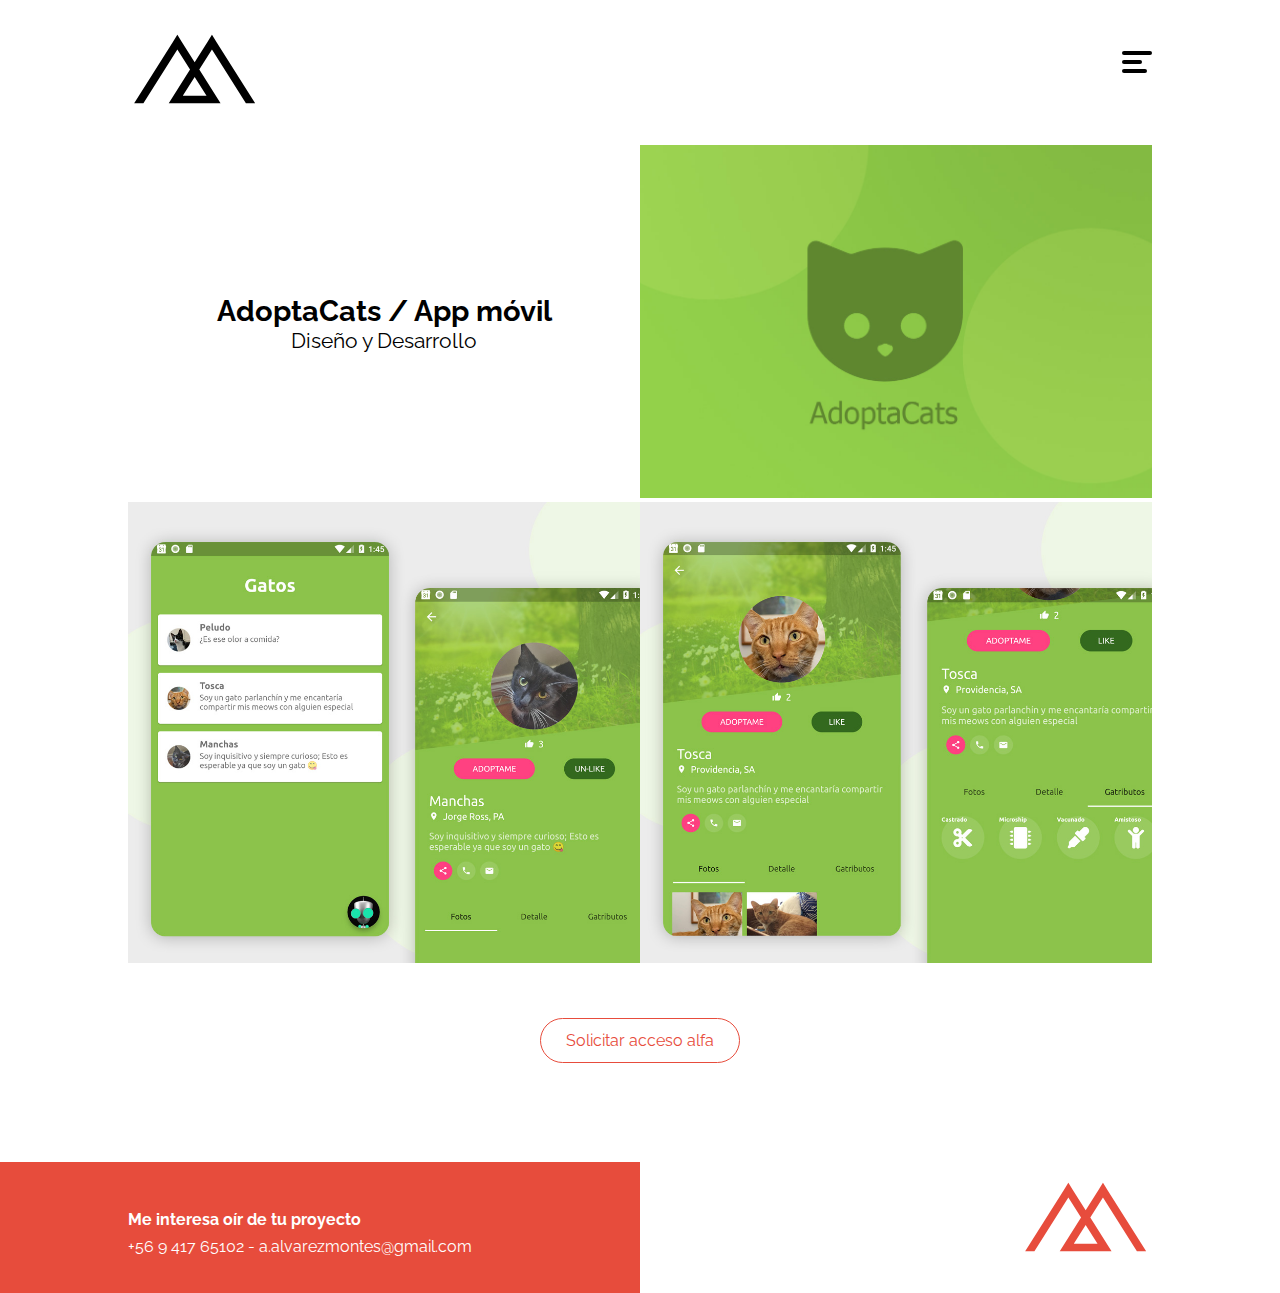
<file: proyectos/proyectocuatro.html>
<!DOCTYPE html>
<html lang="es">
<head>
	<meta charset="UTF-8">
	<meta name="viewport" content="width=device-width, initial-scale=1, shrink-to-fit=no">
	<title>Alejandro Alvarez - Front end Developer</title>
	<link rel="shortcut icon" href="../img/favicon.png">

	<!-- Google Fonts -->
	<link href="https://fonts.googleapis.com/css?family=Raleway:400,500,600,700" rel="stylesheet">

	<!-- Font Awesome -->
	<link rel="stylesheet" href="https://use.fontawesome.com/releases/v5.0.13/css/all.css" integrity="sha384-DNOHZ68U8hZfKXOrtjWvjxusGo9WQnrNx2sqG0tfsghAvtVlRW3tvkXWZh58N9jp" crossorigin="anonymous">


	<!-- Custom Css -->
	<link rel="stylesheet" href="../css/master.css">
	
	<!--JQuery-->
	<script src="https://ajax.googleapis.com/ajax/libs/jquery/3.2.1/jquery.min.js"></script>
	<script type="text/javascript" src="../js/jquery.js"></script>
	
</head>
<body>
	<section id="navegation" class="navegacion">
			<div class="container">
				<nav class="sec-nav">
					<ul>
						<li><a href="../proyectos.html">Proyectos</a></li>
						<li><a href="../sobre.html">Informaci&oacute;n</a></li>
						<li><a href="../contacto.html">Contacto</a></li>
					</ul>
					<a href="#" class="cerrar-nav" onclick="closeNav()">
						<div class="cuatro"></div>
						<div class="cinco"></div>
					</a>
				</nav>
			</div>
	</section>
	<section class="menu-nav">
		<div class="container">
			<nav class="main-nav">
				<a href="../index.html">
					<svg version="1.1" id="Capa_1" xmlns="http://www.w3.org/2000/svg" xmlns:xlink="http://www.w3.org/1999/xlink" x="0px" y="0px"
	 					width="133px" height="79px" viewBox="0 0 133 79" enable-background="new 0 0 133 79" xml:space="preserve">
						<style type="text/css">
							.st0{fill:#000000;}
						</style>
						<path class="st0" d="M117.898,73.334h9.26L88.586,12.156l-4.59-7.407l-0.041,0.064l-0.04-0.064l-4.59,7.407L66.658,32.247L53.991,12.156
							l-4.59-7.407l-0.041,0.064l-0.04-0.064l-4.59,7.407L6.158,73.334h9.26L49.361,19.5L62.028,39.59L40.752,73.334h5.213h4.047h33.291
							h3.657h5.604L71.288,39.59L83.955,19.5L117.898,73.334z M78.533,65.768h-23.75l11.875-18.834L78.533,65.768z"/>
					</svg>
				</a>

				<a href="#" class="nav" onclick="openNav()">
					<div class="one"></div>
					<div class="two"></div>
					<div class="three"></div>
				</a>
			</nav>
		</div>
	</section>

	<section class="main-content">
		<div class="container">
			<div class="portafolio mt-proyecto">
				<div class="row-uno">
					<div class="desc-trabajos">
						<h2>AdoptaCats / App móvil</h2>
						<h4>Diseño y Desarrollo</h4>
					</div>
					<div class="proyecto cambio-largo">
						<img src="../img/proyectocuatroVista1.jpg" class="img-responsiva" alt="Proyecto 1">
					</div>
				</div>
				<div class="row-dos">
					<div class="proyecto">
						<img src="../img/proyectocuatroVista2.jpg" class="img-responsiva" alt="Proyecto 1">
					</div>
					<div class="proyecto">
						<img src="../img/proyectocuatroVista3.jpg" class="img-responsiva" alt="Proyecto 1">
					</div>
				</div>
			</div>
			<div class="btn-ver-mas">
				<a href="../contacto.html">Solicitar acceso alfa</a>
			</div>
		</div>
	</section>

	<section class="footer">
		<div class="container">
			<footer>
			<div class="col-uno">
				<h4>Me interesa oír de tu proyecto</h4>
				<p>+56 9 417 65102 - a.alvarezmontes@gmail.com</p>
			</div>
			<div class="col-dos">
				<a href="#">
					<svg version="1.1" id="Capa_2" xmlns="http://www.w3.org/2000/svg" xmlns:xlink="http://www.w3.org/1999/xlink" x="0px" y="0px"
	 					width="133px" height="79px" viewBox="0 0 133 79" enable-background="new 0 0 133 79" xml:space="preserve">
						<style type="text/css">
							.st1{fill:#e74c3c;}
						</style>
						<path class="st1" d="M117.898,73.334h9.26L88.586,12.156l-4.59-7.407l-0.041,0.064l-0.04-0.064l-4.59,7.407L66.658,32.247L53.991,12.156
							l-4.59-7.407l-0.041,0.064l-0.04-0.064l-4.59,7.407L6.158,73.334h9.26L49.361,19.5L62.028,39.59L40.752,73.334h5.213h4.047h33.291
							h3.657h5.604L71.288,39.59L83.955,19.5L117.898,73.334z M78.533,65.768h-23.75l11.875-18.834L78.533,65.768z"/>
					</svg>
				</a>
			</div>
			</footer>
		</div>
	</section>
	


	<script>

		function openNav() {
			//document.getElementById("navegation").style.height = "100%";
			$('.navegacion').css("height", "100%");
			$('.navegacion').css("display", "block");
		}

		function closeNav() {
			//document.getElementById("navegation").style.height = "0";
			$('.navegacion').css("height", "0");
			$('.navegacion').css("display", "none");
		}
		
	</script>


</body>
</html>
</file>
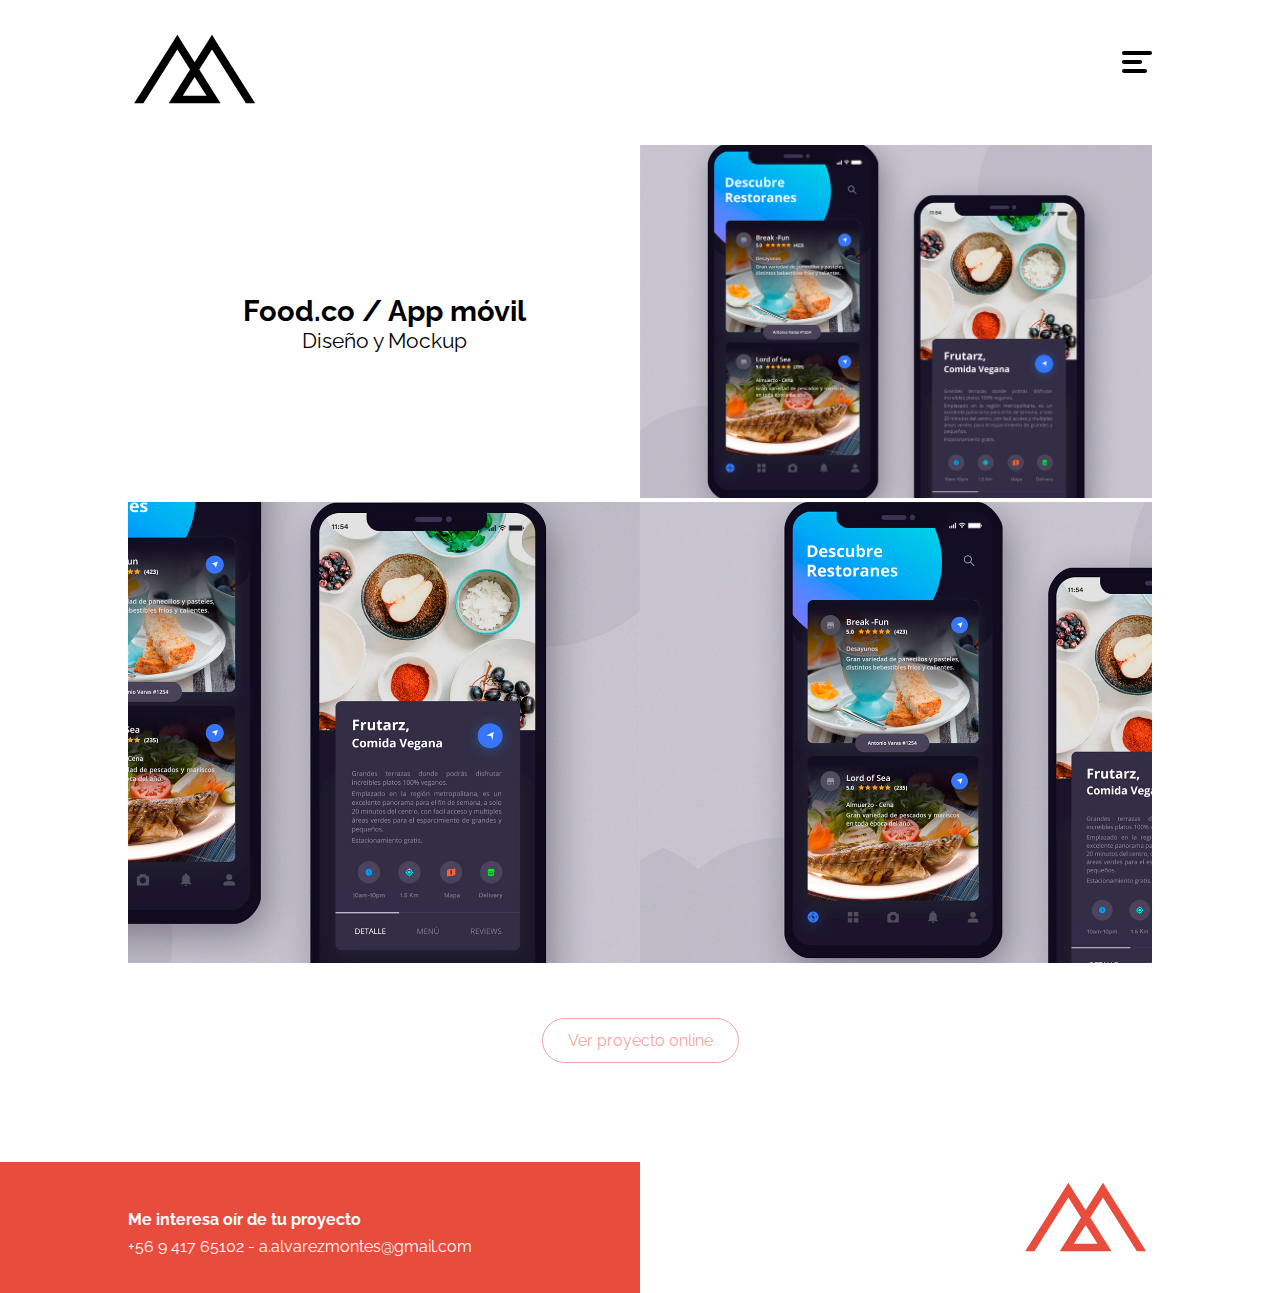
<file: proyectos/proyectodos.html>
<!DOCTYPE html>
<html lang="es">
<head>
	<meta charset="UTF-8">
	<meta name="viewport" content="width=device-width, initial-scale=1, shrink-to-fit=no">
	<title>Alejandro Alvarez - Front end Developer</title>
	<link rel="shortcut icon" href="../img/favicon.png">

	<!-- Google Fonts -->
	<link href="https://fonts.googleapis.com/css?family=Raleway:400,500,600,700" rel="stylesheet">

	<!-- Font Awesome -->
	<link rel="stylesheet" href="https://use.fontawesome.com/releases/v5.0.13/css/all.css" integrity="sha384-DNOHZ68U8hZfKXOrtjWvjxusGo9WQnrNx2sqG0tfsghAvtVlRW3tvkXWZh58N9jp" crossorigin="anonymous">


	<!-- Custom Css -->
	<link rel="stylesheet" href="../css/master.css">
	
	<!--JQuery-->
	<script src="https://ajax.googleapis.com/ajax/libs/jquery/3.2.1/jquery.min.js"></script>
	<script type="text/javascript" src="../js/jquery.js"></script>
	
</head>
<body>
	<section id="navegation" class="navegacion">
			<div class="container">
				<nav class="sec-nav">
					<ul>
						<li><a href="../proyectos.html">Proyectos</a></li>
						<li><a href="../sobre.html">Informaci&oacute;n</a></li>
						<li><a href="../contacto.html">Contacto</a></li>
					</ul>
					<a href="#" class="cerrar-nav" onclick="closeNav()">
						<div class="cuatro"></div>
						<div class="cinco"></div>
					</a>
				</nav>
			</div>
	</section>
	<section class="menu-nav">
		<div class="container">
			<nav class="main-nav">
				<a href="../index.html">
					<svg version="1.1" id="Capa_1" xmlns="http://www.w3.org/2000/svg" xmlns:xlink="http://www.w3.org/1999/xlink" x="0px" y="0px"
	 					width="133px" height="79px" viewBox="0 0 133 79" enable-background="new 0 0 133 79" xml:space="preserve">
						<style type="text/css">
							.st0{fill:#000000;}
						</style>
						<path class="st0" d="M117.898,73.334h9.26L88.586,12.156l-4.59-7.407l-0.041,0.064l-0.04-0.064l-4.59,7.407L66.658,32.247L53.991,12.156
							l-4.59-7.407l-0.041,0.064l-0.04-0.064l-4.59,7.407L6.158,73.334h9.26L49.361,19.5L62.028,39.59L40.752,73.334h5.213h4.047h33.291
							h3.657h5.604L71.288,39.59L83.955,19.5L117.898,73.334z M78.533,65.768h-23.75l11.875-18.834L78.533,65.768z"/>
					</svg>
				</a>

				<a href="#" class="nav" onclick="openNav()">
					<div class="one"></div>
					<div class="two"></div>
					<div class="three"></div>
				</a>
			</nav>
		</div>
	</section>

	<section class="main-content">
		<div class="container">
			<div class="portafolio mt-proyecto">
				<div class="row-uno">
					<div class="desc-trabajos">
						<h2>Food.co / App móvil</h2>
						<h4>Diseño y Mockup</h4>
					</div>
					<div class="proyecto cambio-largo">
						<img src="../img/proyectodosVista1.jpg" class="img-responsiva" alt="Proyecto 1">
					</div>
				</div>
				<div class="row-dos">
					<div class="proyecto">
						<img src="../img/proyectodosVista2.jpg" class="img-responsiva" alt="Proyecto 1">
					</div>
					<div class="proyecto">
						<img src="../img/proyectodosVista3.jpg" class="img-responsiva" alt="Proyecto 1">
					</div>
				</div>
			</div>
			<div class="btn-ver-mas">
				<a class="disabled">Ver proyecto online</a>
			</div>
		</div>
	</section>

	<section class="footer">
		<div class="container">
			<footer>
			<div class="col-uno">
				<h4>Me interesa oír de tu proyecto</h4>
				<p>+56 9 417 65102 - a.alvarezmontes@gmail.com</p>
			</div>
			<div class="col-dos">
				<a href="#">
					<svg version="1.1" id="Capa_2" xmlns="http://www.w3.org/2000/svg" xmlns:xlink="http://www.w3.org/1999/xlink" x="0px" y="0px"
	 					width="133px" height="79px" viewBox="0 0 133 79" enable-background="new 0 0 133 79" xml:space="preserve">
						<style type="text/css">
							.st1{fill:#e74c3c;}
						</style>
						<path class="st1" d="M117.898,73.334h9.26L88.586,12.156l-4.59-7.407l-0.041,0.064l-0.04-0.064l-4.59,7.407L66.658,32.247L53.991,12.156
							l-4.59-7.407l-0.041,0.064l-0.04-0.064l-4.59,7.407L6.158,73.334h9.26L49.361,19.5L62.028,39.59L40.752,73.334h5.213h4.047h33.291
							h3.657h5.604L71.288,39.59L83.955,19.5L117.898,73.334z M78.533,65.768h-23.75l11.875-18.834L78.533,65.768z"/>
					</svg>
				</a>
			</div>
			</footer>
		</div>
	</section>
	


	<script>

		function openNav() {
			//document.getElementById("navegation").style.height = "100%";
			$('.navegacion').css("height", "100%");
			$('.navegacion').css("display", "block");
		}

		function closeNav() {
			//document.getElementById("navegation").style.height = "0";
			$('.navegacion').css("height", "0");
			$('.navegacion').css("display", "none");
		}
		
	</script>


</body>
</html>
</file>
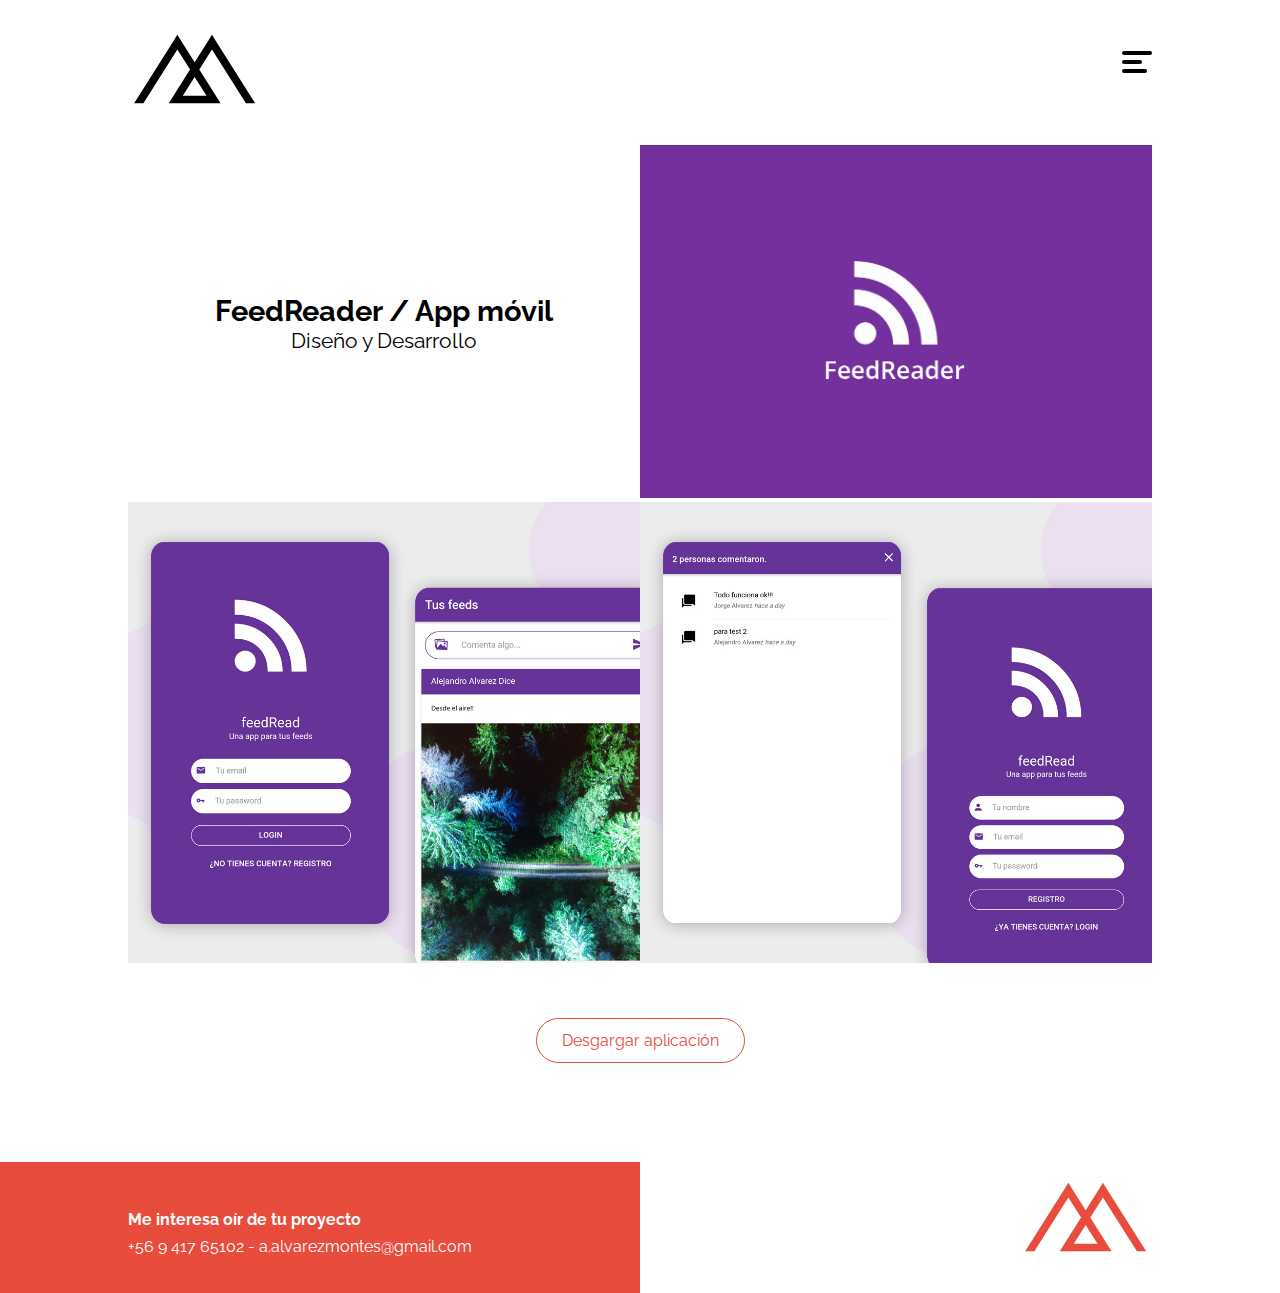
<file: proyectos/proyectoseis.html>
<!DOCTYPE html>
<html lang="es">
<head>
	<meta charset="UTF-8">
	<meta name="viewport" content="width=device-width, initial-scale=1, shrink-to-fit=no">
	<title>Alejandro Alvarez - Front end Developer</title>
	<link rel="shortcut icon" href="../img/favicon.png">

	<!-- Google Fonts -->
	<link href="https://fonts.googleapis.com/css?family=Raleway:400,500,600,700" rel="stylesheet">

	<!-- Font Awesome -->
	<link rel="stylesheet" href="https://use.fontawesome.com/releases/v5.0.13/css/all.css" integrity="sha384-DNOHZ68U8hZfKXOrtjWvjxusGo9WQnrNx2sqG0tfsghAvtVlRW3tvkXWZh58N9jp" crossorigin="anonymous">


	<!-- Custom Css -->
	<link rel="stylesheet" href="../css/master.css">
	
	<!--JQuery-->
	<script src="https://ajax.googleapis.com/ajax/libs/jquery/3.2.1/jquery.min.js"></script>
	<script type="text/javascript" src="../js/jquery.js"></script>
	
</head>
<body>
	<section id="navegation" class="navegacion">
			<div class="container">
				<nav class="sec-nav">
					<ul>
						<li><a href="../proyectos.html">Proyectos</a></li>
						<li><a href="../sobre.html">Informaci&oacute;n</a></li>
						<li><a href="../contacto.html">Contacto</a></li>
					</ul>
					<a href="#" class="cerrar-nav" onclick="closeNav()">
						<div class="cuatro"></div>
						<div class="cinco"></div>
					</a>
				</nav>
			</div>
	</section>
	<section class="menu-nav">
		<div class="container">
			<nav class="main-nav">
				<a href="../index.html">
					<svg version="1.1" id="Capa_1" xmlns="http://www.w3.org/2000/svg" xmlns:xlink="http://www.w3.org/1999/xlink" x="0px" y="0px"
	 					width="133px" height="79px" viewBox="0 0 133 79" enable-background="new 0 0 133 79" xml:space="preserve">
						<style type="text/css">
							.st0{fill:#000000;}
						</style>
						<path class="st0" d="M117.898,73.334h9.26L88.586,12.156l-4.59-7.407l-0.041,0.064l-0.04-0.064l-4.59,7.407L66.658,32.247L53.991,12.156
							l-4.59-7.407l-0.041,0.064l-0.04-0.064l-4.59,7.407L6.158,73.334h9.26L49.361,19.5L62.028,39.59L40.752,73.334h5.213h4.047h33.291
							h3.657h5.604L71.288,39.59L83.955,19.5L117.898,73.334z M78.533,65.768h-23.75l11.875-18.834L78.533,65.768z"/>
					</svg>
				</a>

				<a href="#" class="nav" onclick="openNav()">
					<div class="one"></div>
					<div class="two"></div>
					<div class="three"></div>
				</a>
			</nav>
		</div>
	</section>

	<section class="main-content">
		<div class="container">
			<div class="portafolio mt-proyecto">
				<div class="row-uno">
					<div class="desc-trabajos">
						<h2>FeedReader / App móvil</h2>
						<h4>Diseño y Desarrollo</h4>
					</div>
					<div class="proyecto cambio-largo">
						<img src="../img/proyectoseisVista1.jpg" class="img-responsiva" alt="Proyecto 1">
					</div>
				</div>
				<div class="row-dos">
					<div class="proyecto">
						<img src="../img/proyectoseisVista2.jpg" class="img-responsiva" alt="Proyecto 1">
					</div>
					<div class="proyecto">
						<img src="../img/proyectoseisVista3.jpg" class="img-responsiva" alt="Proyecto 1">
					</div>
				</div>
			</div>
			<div class="btn-ver-mas">
				<a href="https://play.google.com/store/apps/details?id=us.alejandroalvarez.feedly" target="_blank">Desgargar aplicación</a>
			</div>
		</div>
	</section>

	<section class="footer">
		<div class="container">
			<footer>
			<div class="col-uno">
				<h4>Me interesa oír de tu proyecto</h4>
				<p>+56 9 417 65102 - a.alvarezmontes@gmail.com</p>
			</div>
			<div class="col-dos">
				<a href="#">
					<svg version="1.1" id="Capa_2" xmlns="http://www.w3.org/2000/svg" xmlns:xlink="http://www.w3.org/1999/xlink" x="0px" y="0px"
	 					width="133px" height="79px" viewBox="0 0 133 79" enable-background="new 0 0 133 79" xml:space="preserve">
						<style type="text/css">
							.st1{fill:#e74c3c;}
						</style>
						<path class="st1" d="M117.898,73.334h9.26L88.586,12.156l-4.59-7.407l-0.041,0.064l-0.04-0.064l-4.59,7.407L66.658,32.247L53.991,12.156
							l-4.59-7.407l-0.041,0.064l-0.04-0.064l-4.59,7.407L6.158,73.334h9.26L49.361,19.5L62.028,39.59L40.752,73.334h5.213h4.047h33.291
							h3.657h5.604L71.288,39.59L83.955,19.5L117.898,73.334z M78.533,65.768h-23.75l11.875-18.834L78.533,65.768z"/>
					</svg>
				</a>
			</div>
			</footer>
		</div>
	</section>
	


	<script>

		function openNav() {
			//document.getElementById("navegation").style.height = "100%";
			$('.navegacion').css("height", "100%");
			$('.navegacion').css("display", "block");
		}

		function closeNav() {
			//document.getElementById("navegation").style.height = "0";
			$('.navegacion').css("height", "0");
			$('.navegacion').css("display", "none");
		}
		
	</script>


</body>
</html>
</file>
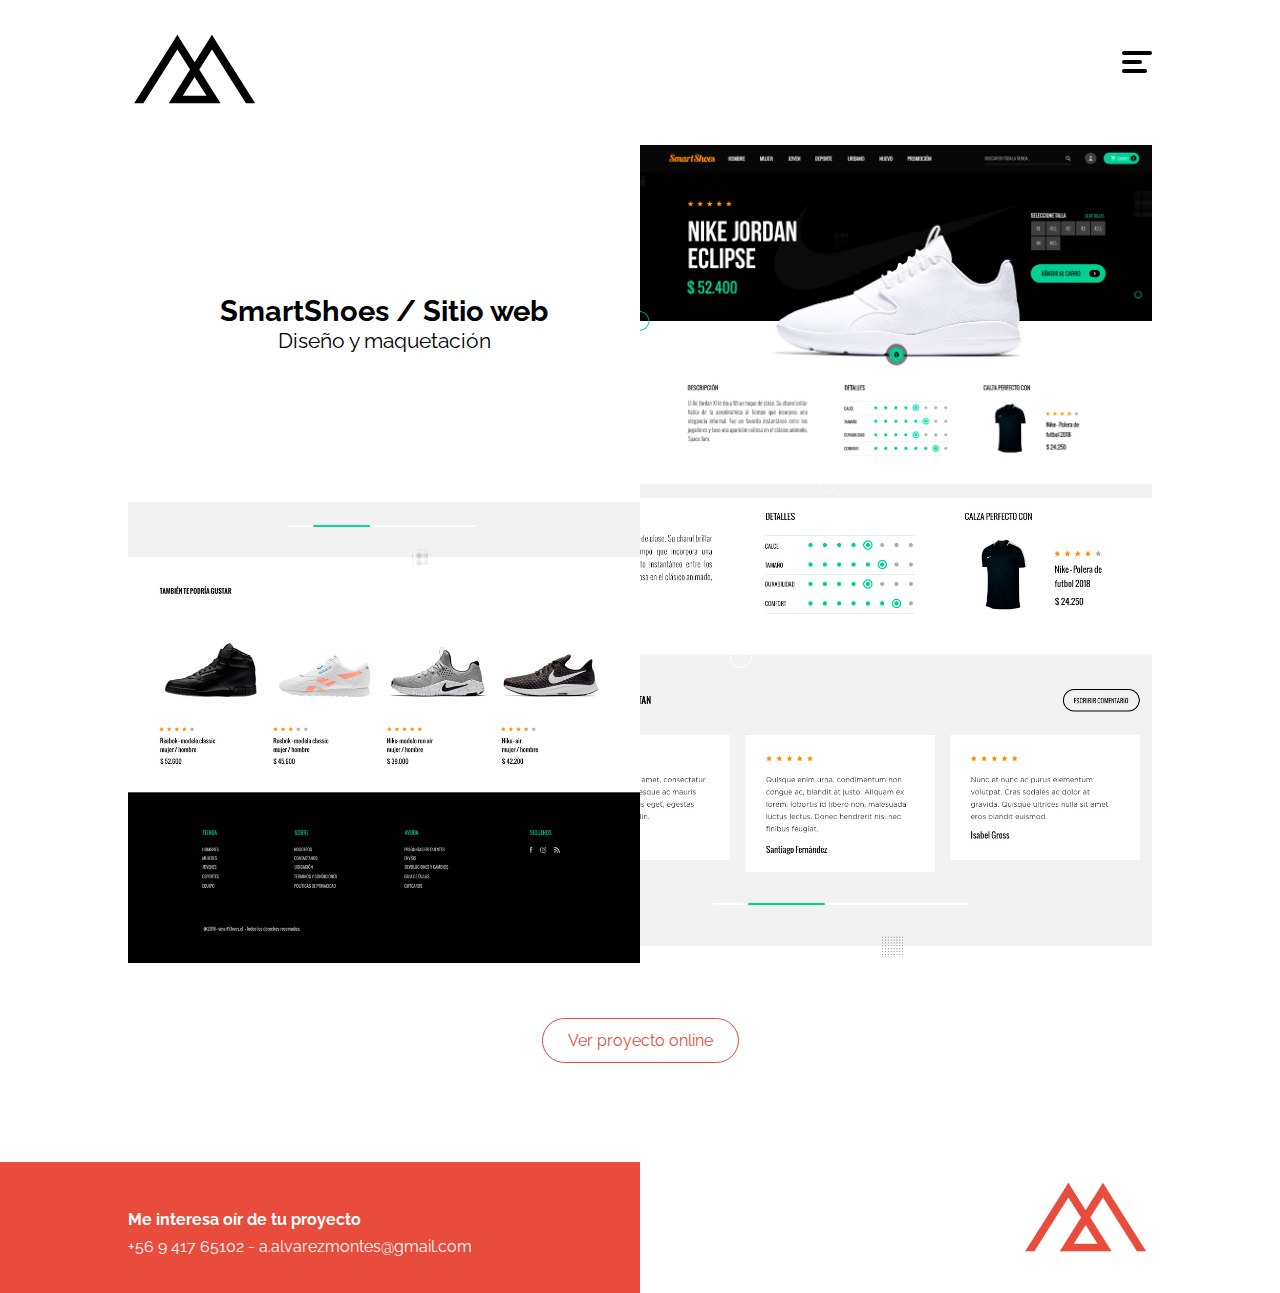
<file: proyectos/proyectotres.html>
<!DOCTYPE html>
<html lang="es">
<head>
	<meta charset="UTF-8">
	<meta name="viewport" content="width=device-width, initial-scale=1, shrink-to-fit=no">
	<title>Alejandro Alvarez - Front end Developer</title>
	<link rel="shortcut icon" href="../img/favicon.png">

	<!-- Google Fonts -->
	<link href="https://fonts.googleapis.com/css?family=Raleway:400,500,600,700" rel="stylesheet">

	<!-- Font Awesome -->
	<link rel="stylesheet" href="https://use.fontawesome.com/releases/v5.0.13/css/all.css" integrity="sha384-DNOHZ68U8hZfKXOrtjWvjxusGo9WQnrNx2sqG0tfsghAvtVlRW3tvkXWZh58N9jp" crossorigin="anonymous">


	<!-- Custom Css -->
	<link rel="stylesheet" href="../css/master.css">
	
	<!--JQuery-->
	<script src="https://ajax.googleapis.com/ajax/libs/jquery/3.2.1/jquery.min.js"></script>
	<script type="text/javascript" src="../js/jquery.js"></script>
	
</head>
<body>
	<section id="navegation" class="navegacion">
			<div class="container">
				<nav class="sec-nav">
					<ul>
						<li><a href="../proyectos.html">Proyectos</a></li>
						<li><a href="../sobre.html">Informaci&oacute;n</a></li>
						<li><a href="../contacto.html">Contacto</a></li>
					</ul>
					<a href="#" class="cerrar-nav" onclick="closeNav()">
						<div class="cuatro"></div>
						<div class="cinco"></div>
					</a>
				</nav>
			</div>
	</section>
	<section class="menu-nav">
		<div class="container">
			<nav class="main-nav">
				<a href="../index.html">
					<svg version="1.1" id="Capa_1" xmlns="http://www.w3.org/2000/svg" xmlns:xlink="http://www.w3.org/1999/xlink" x="0px" y="0px"
	 					width="133px" height="79px" viewBox="0 0 133 79" enable-background="new 0 0 133 79" xml:space="preserve">
						<style type="text/css">
							.st0{fill:#000000;}
						</style>
						<path class="st0" d="M117.898,73.334h9.26L88.586,12.156l-4.59-7.407l-0.041,0.064l-0.04-0.064l-4.59,7.407L66.658,32.247L53.991,12.156
							l-4.59-7.407l-0.041,0.064l-0.04-0.064l-4.59,7.407L6.158,73.334h9.26L49.361,19.5L62.028,39.59L40.752,73.334h5.213h4.047h33.291
							h3.657h5.604L71.288,39.59L83.955,19.5L117.898,73.334z M78.533,65.768h-23.75l11.875-18.834L78.533,65.768z"/>
					</svg>
				</a>

				<a href="#" class="nav" onclick="openNav()">
					<div class="one"></div>
					<div class="two"></div>
					<div class="three"></div>
				</a>
			</nav>
		</div>
	</section>

	<section class="main-content">
		<div class="container">
			<div class="portafolio mt-proyecto">
				<div class="row-uno">
					<div class="desc-trabajos">
						<h2>SmartShoes / Sitio web</h2>
						<h4>Diseño y maquetación</h4>
					</div>
					<div class="proyecto cambio-largo">
						<img src="../img/proyectotresVista1.jpg" class="img-responsiva" alt="Proyecto 1">
					</div>
				</div>
				<div class="row-dos">
					<div class="proyecto">
						<img src="../img/proyectotresVista2.jpg" class="img-responsiva" alt="Proyecto 1">
					</div>
					<div class="proyecto">
						<img src="../img/proyectotresVista3.jpg" class="img-responsiva" alt="Proyecto 1">
					</div>
				</div>
			</div>
			<div class="btn-ver-mas">
				<a href="proyectos.html">Ver proyecto online</a>
			</div>
		</div>
	</section>

	<section class="footer">
		<div class="container">
			<footer>
			<div class="col-uno">
				<h4>Me interesa oír de tu proyecto</h4>
				<p>+56 9 417 65102 - a.alvarezmontes@gmail.com</p>
			</div>
			<div class="col-dos">
				<a href="#">
					<svg version="1.1" id="Capa_2" xmlns="http://www.w3.org/2000/svg" xmlns:xlink="http://www.w3.org/1999/xlink" x="0px" y="0px"
	 					width="133px" height="79px" viewBox="0 0 133 79" enable-background="new 0 0 133 79" xml:space="preserve">
						<style type="text/css">
							.st1{fill:#e74c3c;}
						</style>
						<path class="st1" d="M117.898,73.334h9.26L88.586,12.156l-4.59-7.407l-0.041,0.064l-0.04-0.064l-4.59,7.407L66.658,32.247L53.991,12.156
							l-4.59-7.407l-0.041,0.064l-0.04-0.064l-4.59,7.407L6.158,73.334h9.26L49.361,19.5L62.028,39.59L40.752,73.334h5.213h4.047h33.291
							h3.657h5.604L71.288,39.59L83.955,19.5L117.898,73.334z M78.533,65.768h-23.75l11.875-18.834L78.533,65.768z"/>
					</svg>
				</a>
			</div>
			</footer>
		</div>
	</section>
	


	<script>

		function openNav() {
			//document.getElementById("navegation").style.height = "100%";
			$('.navegacion').css("height", "100%");
			$('.navegacion').css("display", "block");
		}

		function closeNav() {
			//document.getElementById("navegation").style.height = "0";
			$('.navegacion').css("height", "0");
			$('.navegacion').css("display", "none");
		}
		
	</script>


</body>
</html>
</file>
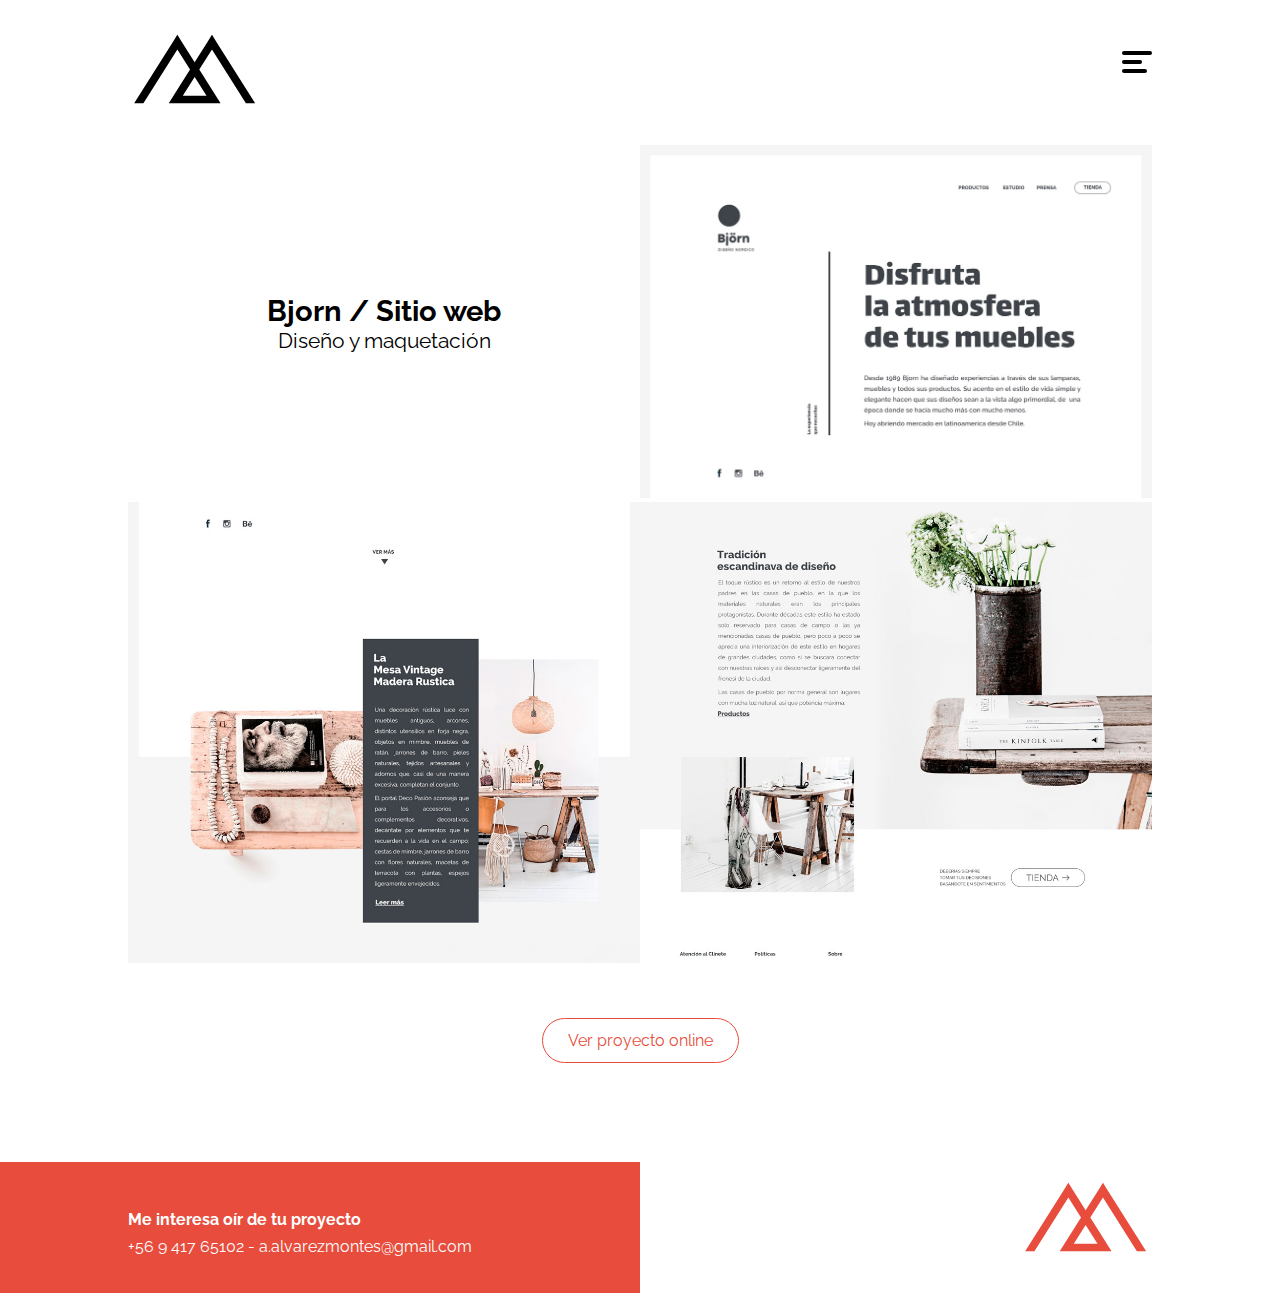
<file: proyectos/proyectouno.html>
<!DOCTYPE html>
<html lang="es">
<head>
	<meta charset="UTF-8">
	<meta name="viewport" content="width=device-width, initial-scale=1, shrink-to-fit=no">
	<title>Alejandro Alvarez - Front end Developer</title>
	<link rel="shortcut icon" href="../img/favicon.png">

	<!-- Google Fonts -->
	<link href="https://fonts.googleapis.com/css?family=Raleway:400,500,600,700" rel="stylesheet">

	<!-- Font Awesome -->
	<link rel="stylesheet" href="https://use.fontawesome.com/releases/v5.0.13/css/all.css" integrity="sha384-DNOHZ68U8hZfKXOrtjWvjxusGo9WQnrNx2sqG0tfsghAvtVlRW3tvkXWZh58N9jp" crossorigin="anonymous">


	<!-- Custom Css -->
	<link rel="stylesheet" href="../css/master.css">
	
	<!--JQuery-->
	<script src="https://ajax.googleapis.com/ajax/libs/jquery/3.2.1/jquery.min.js"></script>
	<script type="text/javascript" src="../js/jquery.js"></script>
	
</head>
<body>
	<section id="navegation" class="navegacion">
			<div class="container">
				<nav class="sec-nav">
					<ul>
						<li><a href="../proyectos.html">Proyectos</a></li>
						<li><a href="../sobre.html">Informaci&oacute;n</a></li>
						<li><a href="../contacto.html">Contacto</a></li>
					</ul>
					<a href="#" class="cerrar-nav" onclick="closeNav()">
						<div class="cuatro"></div>
						<div class="cinco"></div>
					</a>
				</nav>
			</div>
	</section>
	<section class="menu-nav">
		<div class="container">
			<nav class="main-nav">
				<a href="../index.html">
					<svg version="1.1" id="Capa_1" xmlns="http://www.w3.org/2000/svg" xmlns:xlink="http://www.w3.org/1999/xlink" x="0px" y="0px"
	 					width="133px" height="79px" viewBox="0 0 133 79" enable-background="new 0 0 133 79" xml:space="preserve">
						<style type="text/css">
							.st0{fill:#000000;}
						</style>
						<path class="st0" d="M117.898,73.334h9.26L88.586,12.156l-4.59-7.407l-0.041,0.064l-0.04-0.064l-4.59,7.407L66.658,32.247L53.991,12.156
							l-4.59-7.407l-0.041,0.064l-0.04-0.064l-4.59,7.407L6.158,73.334h9.26L49.361,19.5L62.028,39.59L40.752,73.334h5.213h4.047h33.291
							h3.657h5.604L71.288,39.59L83.955,19.5L117.898,73.334z M78.533,65.768h-23.75l11.875-18.834L78.533,65.768z"/>
					</svg>
				</a>

				<a href="#" class="nav" onclick="openNav()">
					<div class="one"></div>
					<div class="two"></div>
					<div class="three"></div>
				</a>
			</nav>
		</div>
	</section>

	<section class="main-content">
		<div class="container">
			<div class="portafolio mt-proyecto">
				<div class="row-uno">
					<div class="desc-trabajos">
						<h2>Bjorn / Sitio web</h2>
						<h4>Diseño y maquetación</h4>
					</div>
					<div class="proyecto cambio-largo">
						<img src="../img/proyectounoVista1.jpg" class="img-responsiva" alt="Proyecto 1">
					</div>
				</div>
				<div class="row-dos">
					<div class="proyecto">
						<img src="../img/proyectounoVista2.jpg" class="img-responsiva" alt="Proyecto 1">
					</div>
					<div class="proyecto">
						<img src="../img/proyectounoVista3.jpg" class="img-responsiva" alt="Proyecto 1">
					</div>
				</div>
			</div>
			<div class="btn-ver-mas">
				<a href="proyectos.html">Ver proyecto online</a>
			</div>
		</div>
	</section>

	<section class="footer">
		<div class="container">
			<footer>
			<div class="col-uno">
				<h4>Me interesa oír de tu proyecto</h4>
				<p>+56 9 417 65102 - a.alvarezmontes@gmail.com</p>
			</div>
			<div class="col-dos">
				<a href="#">
					<svg version="1.1" id="Capa_2" xmlns="http://www.w3.org/2000/svg" xmlns:xlink="http://www.w3.org/1999/xlink" x="0px" y="0px"
	 					width="133px" height="79px" viewBox="0 0 133 79" enable-background="new 0 0 133 79" xml:space="preserve">
						<style type="text/css">
							.st1{fill:#e74c3c;}
						</style>
						<path class="st1" d="M117.898,73.334h9.26L88.586,12.156l-4.59-7.407l-0.041,0.064l-0.04-0.064l-4.59,7.407L66.658,32.247L53.991,12.156
							l-4.59-7.407l-0.041,0.064l-0.04-0.064l-4.59,7.407L6.158,73.334h9.26L49.361,19.5L62.028,39.59L40.752,73.334h5.213h4.047h33.291
							h3.657h5.604L71.288,39.59L83.955,19.5L117.898,73.334z M78.533,65.768h-23.75l11.875-18.834L78.533,65.768z"/>
					</svg>
				</a>
			</div>
			</footer>
		</div>
	</section>
	


	<script>

		function openNav() {
			//document.getElementById("navegation").style.height = "100%";
			$('.navegacion').css("height", "100%");
			$('.navegacion').css("display", "block");
		}

		function closeNav() {
			//document.getElementById("navegation").style.height = "0";
			$('.navegacion').css("height", "0");
			$('.navegacion').css("display", "none");
		}
		
	</script>


</body>
</html>
</file>
<file: css/master.css>
/*------Global--------*/
* {
	margin: 0;
	padding: 0;
	box-sizing: border-box;
}

body {
	width:100%;
	font-family: 'Raleway', sans-serif;
}

a {
	outline:none;
	-webkit-transition: all 0.2s ease;
	-moz-transition: all 0.2s ease;
	-ms-transition: all 0.2s ease;
	-o-transition: all 0.2s ease;
	transition: all 0.2s ease;
}

.main-nav {
	display: flex;
	justify-content: space-between;
	margin-top: 30px;
}

.menu-nav {
	width: 100%;
}

.container {
	width:80%;
	margin:0 auto;
}

.nav div {
	height: 4px;
	background-color: black;
	margin: 5px 0;
	border-radius: 25px;
	transition: 0.3s;
}

.nav {
	width: 30px;
	display: block;
	margin: 1em 0 0 1em;
}

.one {
	width: 30px;
}

.two {
	width: 20px;
}

.three {
	width: 25px;
}

.nav:hover div {
	width: 30px;
}

.main-nav a:hover svg:hover path, .main-nav a:hover svg:hover polygon {
	fill:#e74c3c;
	-webkit-transition:all .2s ease;
}

.main-parrafo {
	width: 100%;
	text-align: center;
	margin-top: 3em;
	margin-bottom: 6em;
}

.titulo {
	color: #777777;
	font-size: 2.6em;
	font-weight: normal;
	padding: 2em 4em;
}

/*.titulo::after {
	content: "";
	display:block;
	height:3px;
	width:15%;
	background:#232427;
	-webkit-transition:all .4s ease;
}*/

.titulo span {
	color: black;
}

.links ul {
	display: flex;
	align-items: center;
	justify-content: center;
	list-style: none;
}

.links ul li {
	margin: 1em;
}

.links ul li a {
	color: black;
}

.links ul li a:hover {
	color: #e74c3c;
}

.main-content {
	width: 100%;
	background-color: white;
	padding-bottom: 3em;
}

.portafolio {
	display: flex;
	flex-direction: column;
}

.row-uno {
	display: flex;
	justify-content: space-between;
}

.desc-trabajos {
	align-self: center;
	text-align: center;
	flex: 1;
}

.desc-trabajos h2 {
	font-size: 1.8em;
}

.desc-trabajos h4 {
	font-weight: 400;
	font-size: 1.3em;
}

.row-dos {
	display: flex;
	justify-content: space-between;
}


.img-responsiva {
    max-width: 100%;
    height: auto;
}


.btn-ver-mas {
	text-align: center;
	margin: 4em 0;

}

.btn-ver-mas a {
	color: #e74c3c;
	text-decoration: none;
	padding: 12px 25px;
	border: 1px solid #e74c3c;
	border-radius: 50px;
	transition: 0.3s;
}

.btn-ver-mas a:hover {
	color: white;
	background-color: #e74c3c;
	transition: 0.3s;
}

.footer {
	width: 100%;
	background: -webkit-linear-gradient(left, #e74c3c 50%,#ffffff 50%,#ffffff 100%);
	background: linear-gradient(to right, #e74c3c 50%,#ffffff 50%,#ffffff 100%);
}

footer {
	display: flex;
	flex-direction: row;
	justify-content: space-between;
	padding-bottom: 2em;
}

footer p {
	color: white;
}

.col-uno {
	color: white;
	margin-top: 3em;
}

.col-uno h4 {
	margin-bottom: 0.5em;
}

.col-dos {
	color: white;
	margin-top: 1em;
}


/*------ Secundary Nav ----------*/
.navegacion {
	width: 100%;
	background-color: black;
	height: 0;
	display: none;
	overflow: hidden;
}

.sec-nav {
	display: flex;
	justify-content: space-between;
}

.sec-nav ul {
	display: flex;
}

.sec-nav ul li {
	list-style: none;
	margin: 3em 2em;
}

.sec-nav ul li a {
	color: white;
	text-decoration: none;
}

.sec-nav ul li a:hover {
	color: #e74c3c;
}

.cerrar-nav div {
	height: 3px;
	background-color: white;
	margin: 5px 0;
	border-radius: 25px;
	transition: 0.3s;
}

.cerrar-nav {
	width: 30px;
	display: block;
	margin: 3.5em 0 0 0;
}

.cuatro {
	width: 30px;
	transform: rotate(45deg);
}

.cinco {
	width: 30px;
	transform: rotate(130deg);
	margin-top: -8px !important;
}

.cerrar-nav:hover div {
	transform: rotate(0);
}

.proyecto {
	position: relative;
}

.proyecto .caption {
	position: absolute;
    opacity: 0;
    height: 100%;
    width: 100%;
    top: 0;
	left: 0;
	border: 10px solid #e74c3c;
	background-color: rgba(255, 255, 255, 0.8);
    -webkit-transition: all 0.45s ease-in-out;
    -moz-transition: all 0.45s ease-in-out;
    -o-transition: all 0.45s ease-in-out;
    -ms-transition: all 0.45s ease-in-out;
    transition: all 0.45s ease-in-out;
}
.proyecto .caption-text {
	z-index: 10;
    color: #e74c3c;
    position: absolute;
    text-align: center;
    top: 50%;
    left: 50%;
    transform: translate(-50%,-50%);
}

.proyecto:hover .caption {
	opacity: 1;
	-webkit-transition: all 0.45s ease-in-out;
    -moz-transition: all 0.45s ease-in-out;
    -o-transition: all 0.45s ease-in-out;
    -ms-transition: all 0.45s ease-in-out;
    transition: all 0.45s ease-in-out;
}

/*.proyecto .blur {
	
    height: 300px;
    width: 400px;
    z-index: 5;
    position: absolute;
}



.proyecto:hover .caption {
	opacity: 1;
	-webkit-transition: all 0.45s ease-in-out;
    -moz-transition: all 0.45s ease-in-out;
    -o-transition: all 0.45s ease-in-out;
    -ms-transition: all 0.45s ease-in-out;
    transition: all 0.45s ease-in-out;
}*/

/*.proyecto:hover {

}

.textHover {
	width: 100%;
	height: 100%;
	background: rgba(103, 58, 183, 0.71);
	position: absolute;
	top: 0;
	display: flex;
	justify-content: center;
	align-items: center;
	overflow: hidden;
	transition: 0.7s ease;
}

.textHover h4 {
	color: white;
	border: 6px solid white;
	padding: 10px 30px;
}*/




/*----------Proyectos----------*/

.main-parrafo-proyectos {
	width: 100%;
	text-align: center;
	margin-top: 3em;
	margin-bottom: 4em;
}

/*-------- Contacto -----------*/

.formulario {
	flex: 1;
}

.formulario h3 {
	color: black;
	font-size: 2em;
	font-weight: normal;
	margin-bottom: 2em;
}

.redes-sociales {
	flex: 1;
}

.redes-sociales h3 {
	color: black;
	font-size: 2em;
	font-weight: normal;
	margin-bottom: 2em;
}

.redes-sociales ul {
	display: flex;
	list-style: none;
	justify-content: center;
}

.redes-sociales ul li {
	margin: 2em;
}

.redes-sociales ul li a {
	color: black;
}

.redes-sociales ul li a:hover {
	color: #e74c3c;
}

.style-1 input[type="text"] {
	width: 60%;
    padding: 18px 15px;
    background-color: white;
    border: 1px solid #dadada;
    border-radius: 0 !important;
    transition: border 0.3s;
    color: #333;
    margin-bottom: .5em;
}

.style-1 input[type="text"]:focus {
	outline: none;
    border: 1px solid #e74c3c;
}

.style-1 input[type="email"] {
	width: 60%;
    padding: 18px 15px;
    background-color: white;
    border: 1px solid #dadada;
    border-radius: 0 !important;
    transition: border 0.3s;
    color: #333;
    margin-bottom: .5em;
}

.style-1 input[type="email"]:focus {
	outline: none;
    border: 1px solid #e74c3c;
}

.style-1 .estilo-area {
    background-color: white;
    padding: 18px 15px;
    border: 1px solid #dadada;
    border-radius: 0 !important;
    transition: border 0.3s;
    color: #333;
    width: 60%;
    margin-top: .1em;
}

.style-1 .estilo-area:focus {
	outline: none;
    border: 1px solid #e74c3c;
}

.btn_submit_contacto {
    background-color: #e74c3c;
    cursor: pointer;
    color: white;
    padding: 18px 26px;
    text-decoration: none;
    border: 1px solid #e74c3c;
    transition: .5s;
    margin-bottom: 1em;
    margin-top: 1em;
    width: 60%;
}

.btn_submit_contacto:hover {
    background-color: transparent;
    cursor: pointer;
    color: #e74c3c;
    transition: .5s;
    border: 1px solid #e74c3c;
}

.help-block {
    display: block;
    margin-top: 5px;
    margin-bottom: 10px;
    color: #737373;
}

.text-danger {
    color: #e74c3c;
}


.alert {
    position: relative;
    padding: .75rem 1.25rem;
    margin-bottom: 1rem;
    border: 1px solid transparent;
    border-radius: .25rem;
}

.alert-success {
    color: #155724;
    background-color: #d4edda;
    border-color: #c3e6cb;
}

.close {
    /* float: right; */
    font-size: 1.5rem;
    font-weight: 700;
    line-height: 1;
    color: #000;
    text-shadow: 0 1px 0 #fff;
    opacity: .5;
}


/*------- Sobre Mi --------*/

.row-tres {
	width: 100%;
	margin-bottom: 2em;
}

.row-tres h2 {
	margin: 2em 0;
}

.skill-section {
	display: flex;
}

.contenedor-skills {
	flex: 1;
	padding: 1em;
	transition: all .5s;
}

.contenedor-skills:hover {
	transition: all .5s;
	-webkit-box-shadow: 0px 0px 16px 0px rgba(194,194,194,1);
	-moz-box-shadow: 0px 0px 16px 0px rgba(194,194,194,1);
	box-shadow: 0px 0px 16px 0px rgba(194,194,194,1);
}

.contenedor-skills2 {
	flex: 1;
	padding: 1em;
	transition: all .5s;
}

.contenedor-skills2:hover {
	transition: all .5s;
	-webkit-box-shadow: 0px 0px 16px 0px rgba(194,194,194,1);
	-moz-box-shadow: 0px 0px 16px 0px rgba(194,194,194,1);
	box-shadow: 0px 0px 16px 0px rgba(194,194,194,1);
}

.skillBox {
	display: flex;
	justify-content: space-between;
	padding: 2em;
}

.skill {
	border: 1px solid #e74c3c;
	margin: 0 2em;
}

.skill_level {
	margin: 4px;
	background-color: #e74c3c;
	height: 5px;
	width: 90%;
}

.skill_level2 {
	margin: 4px;
	background-color: #e74c3c;
	height: 5px;
	width: 80%;
}

.skill_level3 {
	margin: 4px;
	background-color: #e74c3c;
	height: 5px;
	width: 70%;
}


.disabled {
	opacity: .5;
}


/*------ Proyecto interna -------*/

.mt-proyecto {
	margin-top: 2em;
}



/*------ MediaQuery ------*/

@media (max-width: 1632px) {
	.cambio-largo {
		flex: 1;
	}
}

@media (max-width: 1365px) {
	.titulo {
		padding: 2em;
	}

	.style-1 input[type="text"] {
		width: 80%;
	}

	.style-1 input[type="email"] {
		width: 80%;
	}

	.style-1 .estilo-area {
    	width: 80%;
	}

	.btn_submit_contacto {
		width: 80%;
	}
}

@media (max-width: 1000px) {
	.container {
		width:90%;
	}
}

@media (max-width: 963px) {
	.titulo {
		padding: 2em 1em;
	}
}

@media (max-width: 850px) {
	.row-uno {
		flex-direction: column;
		justify-content: center;
		margin-bottom: .3em;
	}

	.row-dos {
		flex-direction: column;
		justify-content: center;
		margin-bottom: 1em;
	}
	.desc-trabajos {
		margin-bottom: 1em;
	}

	footer {
		flex-direction: column;
		justify-content: center;
		/*padding-bottom: 2em;*/
	}

	.footer {
	background: -webkit-linear-gradient(top, #ffffff 50%,#e74c3c 50%,#e74c3c 100%);
	background: linear-gradient(to bottom, #ffffff 50%,#e74c3c 50%,#e74c3c 100%);
	}

	.col-uno {
    	text-align: center;
    	order: 2;
	}

	.col-dos {
    	/*margin-top: 5em;*/
    	align-self: center;
    	order: 1;
	}

	.style-1 input[type="text"] {
		width: 100%;
	}

	.style-1 input[type="email"] {
		width: 100%;
	}

	.style-1 .estilo-area {
    	width: 100%;
	}

	.btn_submit_contacto {
		width: 100%;
	}

	.skill-section {
		flex-direction: column;
	}
}

@media (max-width: 750px) {
	.titulo {
		font-size: 2em;
	}
	svg#Capa_1 {
		width: 100px;
		height: auto;
	}
}

@media (max-width: 500px) {
	.container {
		width:95%;
	}
	.sec-nav ul {
		flex-direction: column;
		justify-content: center;
	}
	.sec-nav ul li {
    	margin: 1.5em 2em;
	}

	.cerrar-nav {
    	margin: 1.5em 0 0 0;
	}

	.skillBox {
		padding: 2em 1em;
	}

	.skill {
		margin: 0 1em;
	}
}

@media (max-width: 430px) {
	.titulo {
		font-size: 1.5em;
	}
}

@media (max-width: 370px) {
	.links ul li {
    	margin: .5em;
	}
}
</file>
